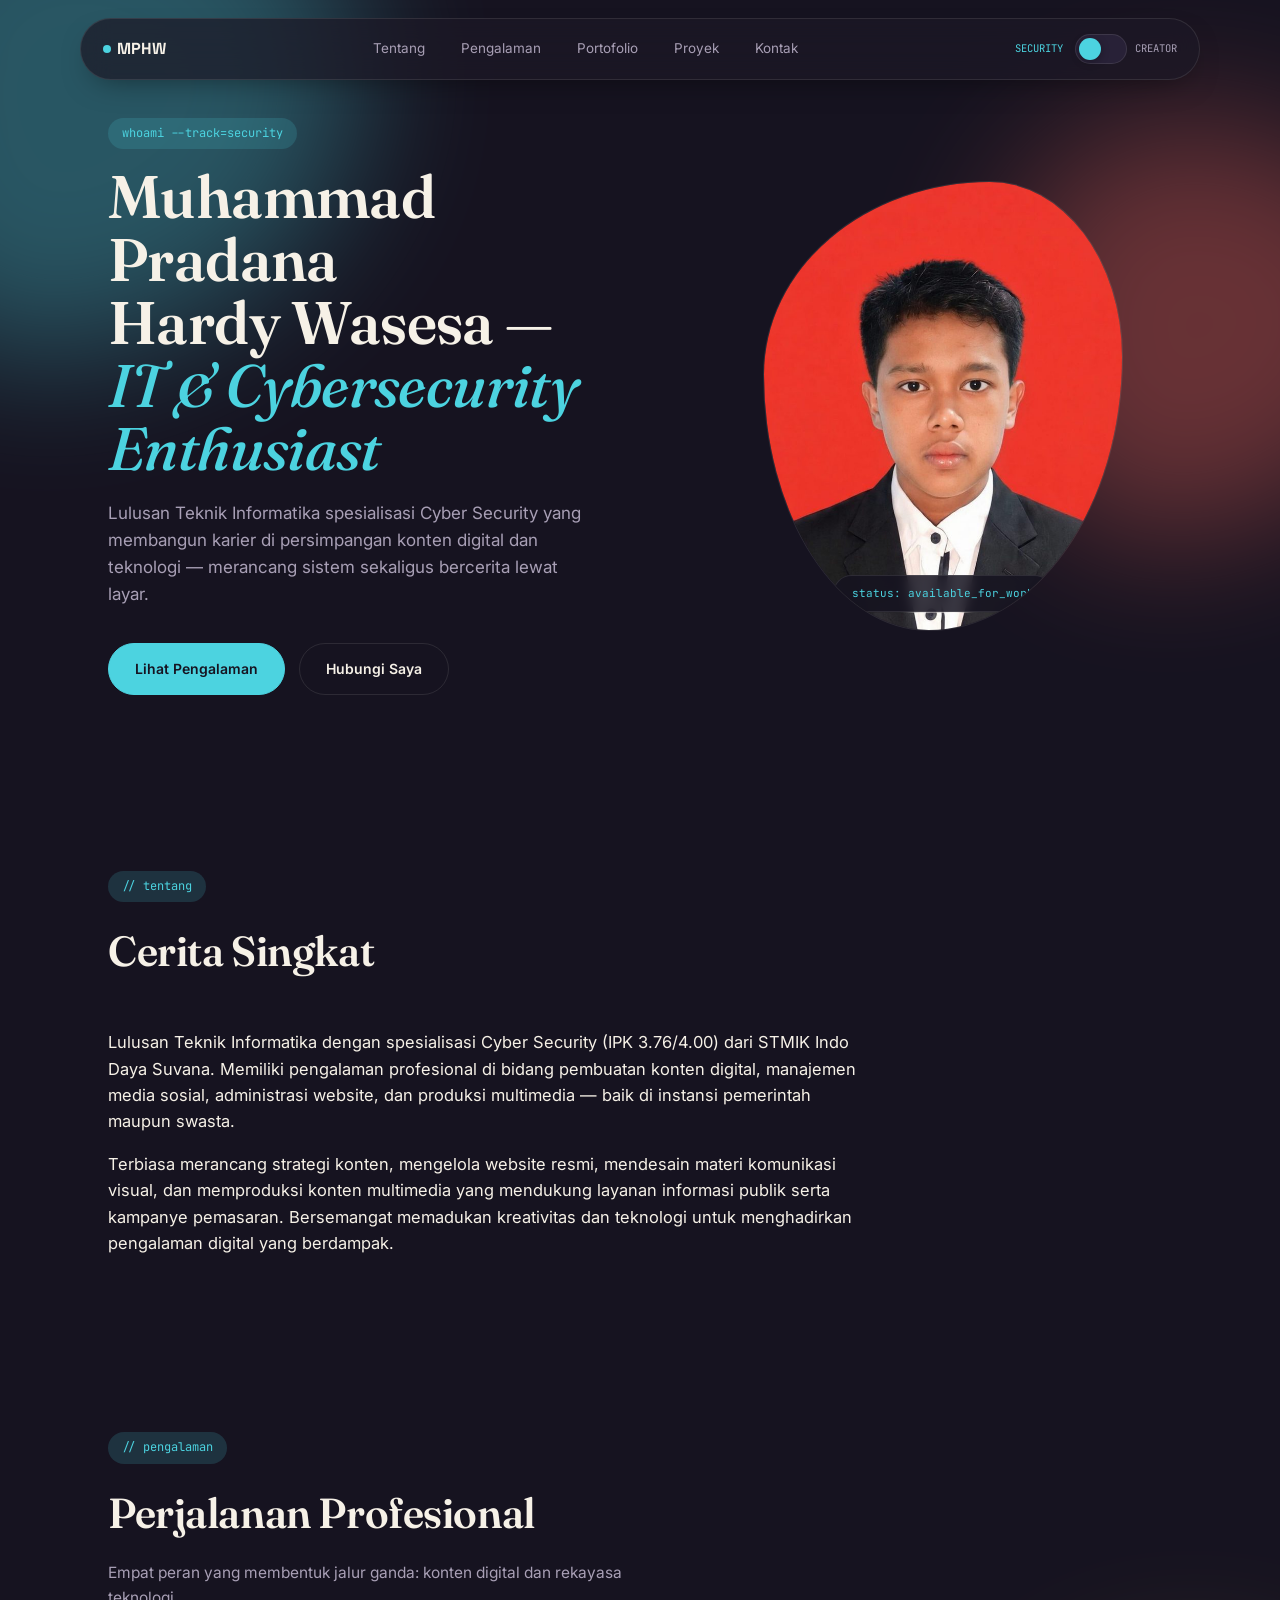
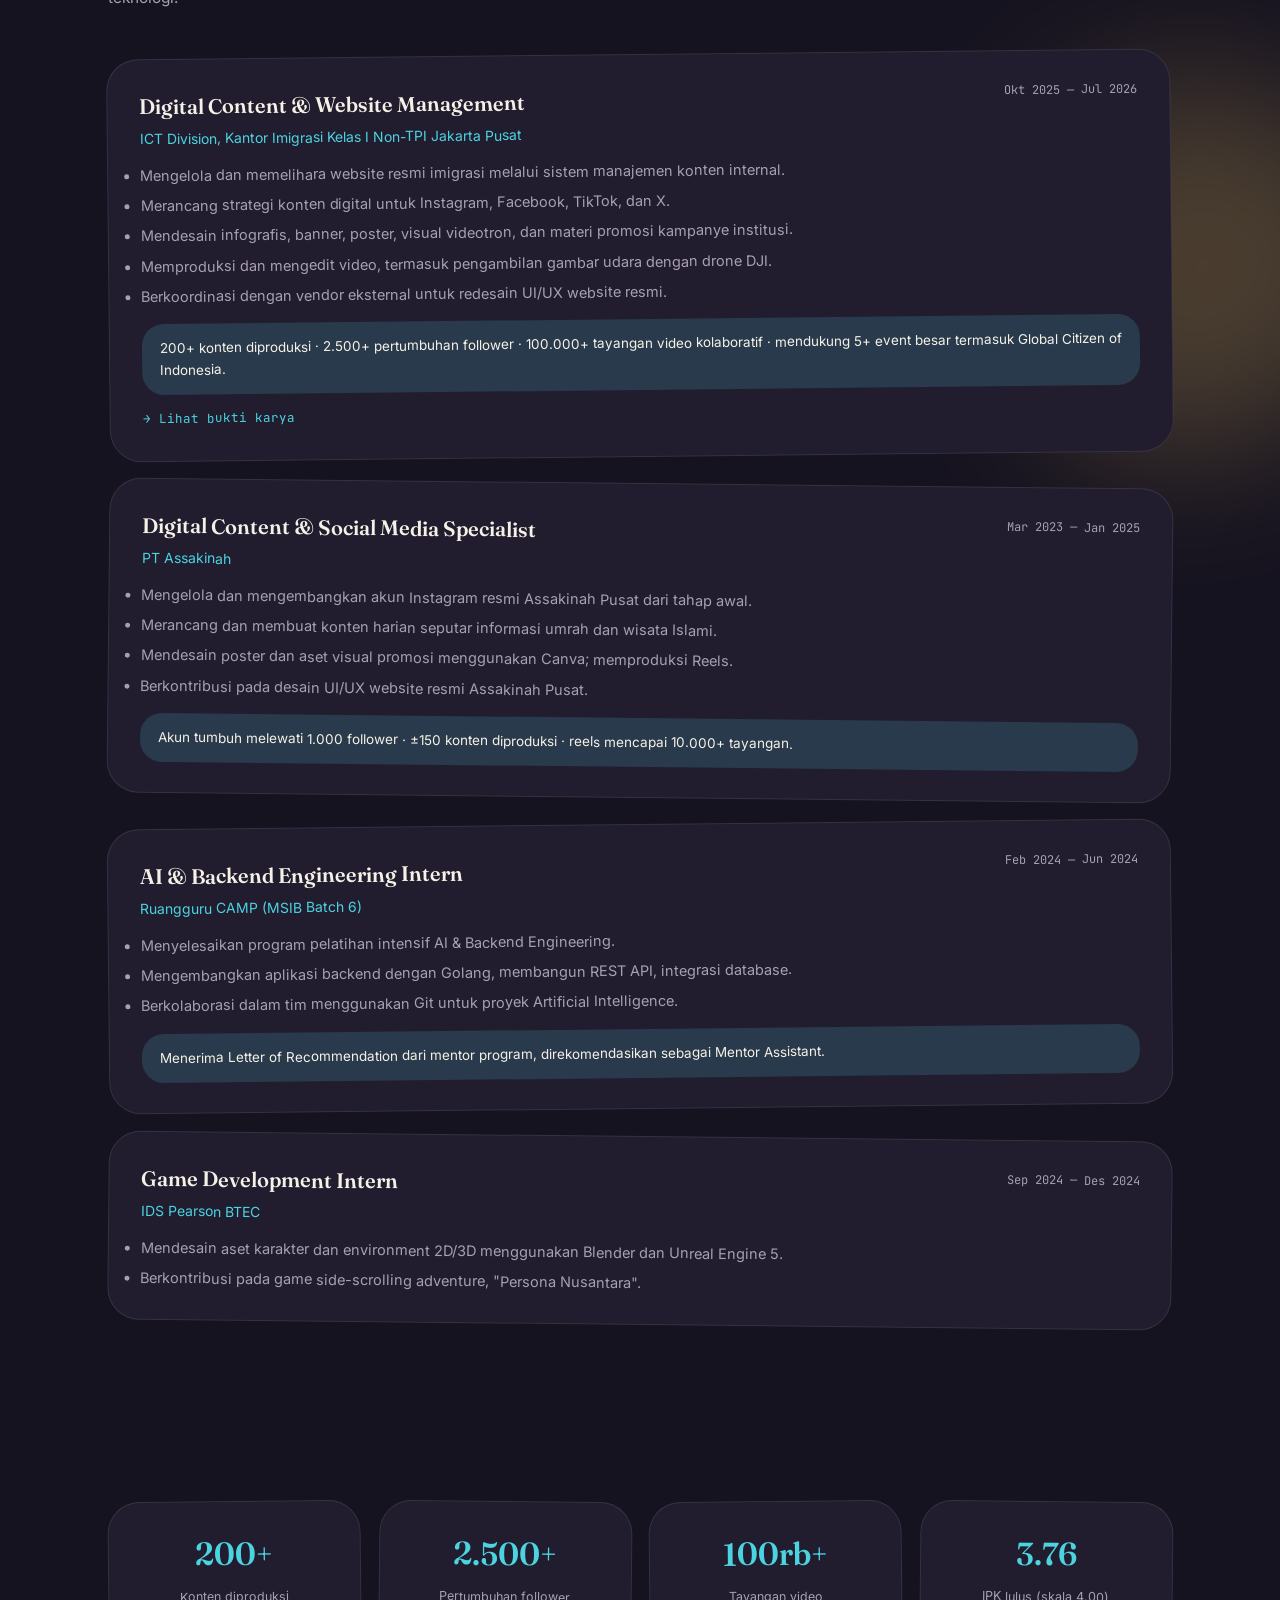
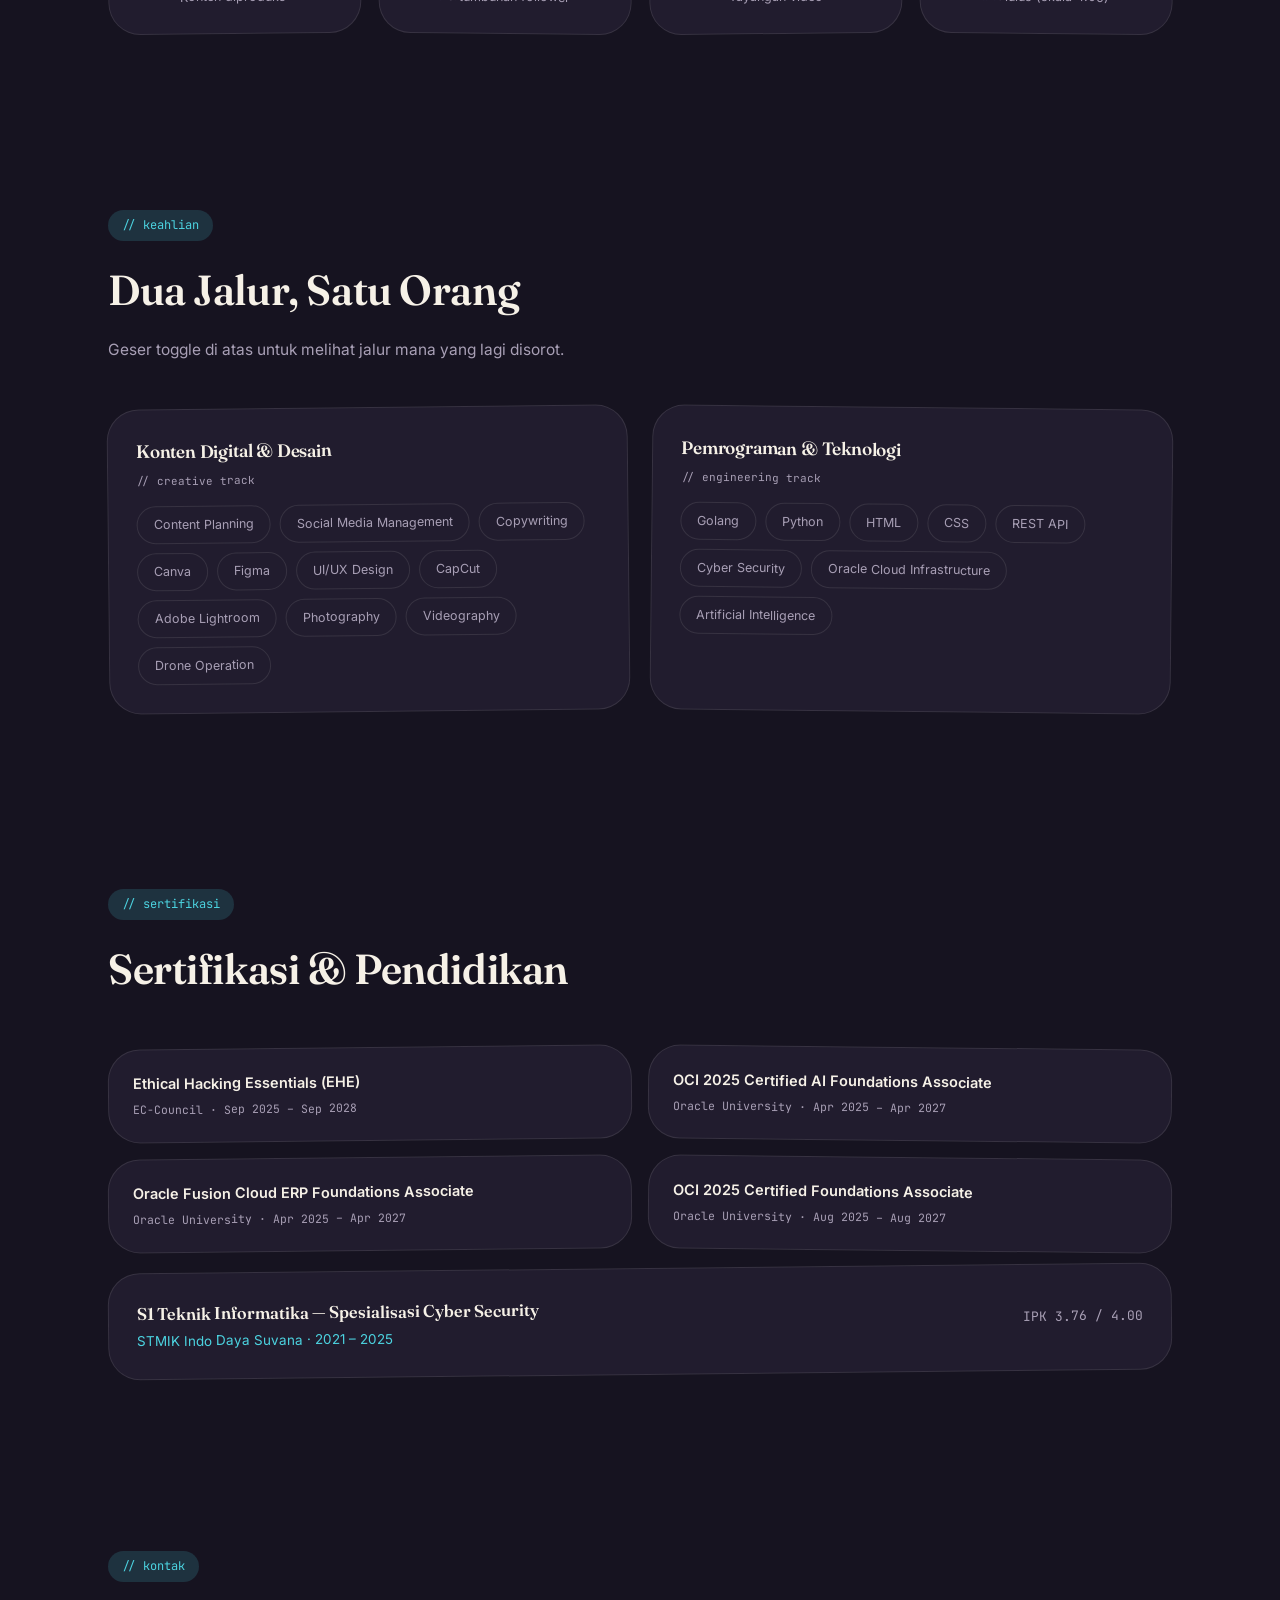
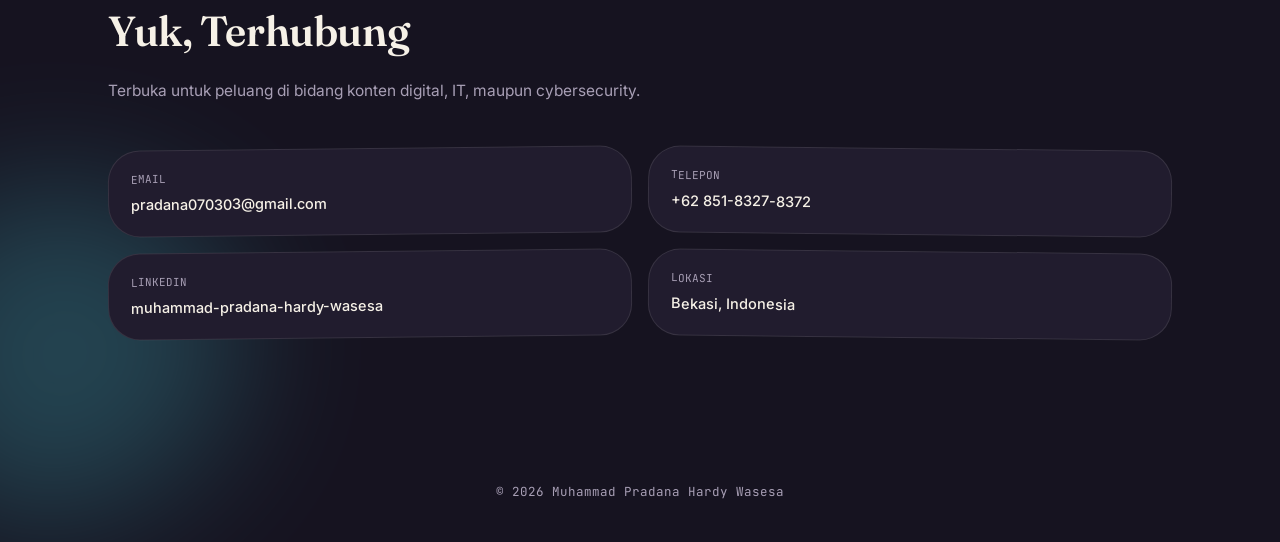
<file: portofolio-pradana/index.html>
<!DOCTYPE html>
<html lang="id">
<head>
<meta charset="UTF-8">
<meta name="viewport" content="width=device-width, initial-scale=1.0">
<title>Muhammad Pradana Hardy Wasesa — Portofolio</title>
<link rel="stylesheet" href="style.css">
</head>
<body>

<div class="blob cyber" data-parallax="14" style="width:520px;height:520px;top:-160px;left:-160px;"></div>
<div class="blob creator" data-parallax="-10" style="width:420px;height:420px;top:120px;right:-140px;"></div>

<header>
  <nav class="floating">
    <div class="logo"><span class="dot"></span> MPHW</div>
    <div class="nav-links">
      <a href="#tentang">Tentang</a>
      <a href="#pengalaman">Pengalaman</a>
      <a href="portofolio.html">Portofolio</a>
      <a href="proyek.html">Proyek</a>
      <a href="#kontak">Kontak</a>
    </div>
    <div class="mode-toggle">
      <span class="mode-label" id="labelSecurity">SECURITY</span>
      <div class="switch" id="modeSwitch" role="button" aria-label="Ganti mode tampilan" tabindex="0">
        <div class="knob"></div>
      </div>
      <span class="mode-label" id="labelCreator">CREATOR</span>
    </div>
  </nav>
</header>

<main>
  <section style="padding-top:56px;">
    <div class="wrap" style="display:grid;grid-template-columns:1.1fr 0.9fr;gap:48px;align-items:center;">
      <div class="reveal in">
        <div class="eyebrow"><span data-mode-text-security="whoami --track=security" data-mode-text-creator="whoami --track=creator">whoami --track=security</span></div>
        <h1 class="display" style="font-size:clamp(36px,5.4vw,60px);font-weight:600;line-height:1.05;margin-bottom:20px;">
          Muhammad Pradana<br>Hardy Wasesa —<br>
          <em data-mode-text-security="IT & Cybersecurity Enthusiast" data-mode-text-creator="Digital Content Specialist">IT & Cybersecurity Enthusiast</em>
        </h1>
        <p style="color:var(--muted);font-size:17px;max-width:480px;margin-bottom:34px;">
          Lulusan Teknik Informatika spesialisasi Cyber Security yang membangun karier di persimpangan konten digital dan teknologi — merancang sistem sekaligus bercerita lewat layar.
        </p>
        <div style="display:flex;gap:14px;flex-wrap:wrap;">
          <a href="#pengalaman" class="btn btn-primary">Lihat Pengalaman</a>
          <a href="#kontak" class="btn btn-ghost">Hubungi Saya</a>
        </div>
      </div>
      <div class="reveal in" style="display:flex;justify-content:center;">
        <div class="photo-organic" style="width:min(360px,80vw);aspect-ratio:4/5;">
          <img src="[data-uri]" alt="Foto Muhammad Pradana Hardy Wasesa">
          <div class="photo-tag-pill" data-mode-text-security="status: available_for_work" data-mode-text-creator="status: creating_content">status: available_for_work</div>
        </div>
      </div>
    </div>
  </section>

  <section id="tentang">
    <div class="wrap reveal">
      <div class="section-head">
        <div class="eyebrow">// tentang</div>
        <h2 class="section-title display">Cerita Singkat</h2>
      </div>
      <div style="font-size:16.5px;max-width:760px;">
        <p>Lulusan Teknik Informatika dengan spesialisasi Cyber Security (IPK 3.76/4.00) dari STMIK Indo Daya Suvana. Memiliki pengalaman profesional di bidang pembuatan konten digital, manajemen media sosial, administrasi website, dan produksi multimedia — baik di instansi pemerintah maupun swasta.</p>
        <p style="margin-top:16px;">Terbiasa merancang strategi konten, mengelola website resmi, mendesain materi komunikasi visual, dan memproduksi konten multimedia yang mendukung layanan informasi publik serta kampanye pemasaran. Bersemangat memadukan kreativitas dan teknologi untuk menghadirkan pengalaman digital yang berdampak.</p>
      </div>
    </div>
  </section>

  <section id="pengalaman">
    <div class="blob warm" style="width:380px;height:380px;top:20%;right:-120px;"></div>
    <div class="wrap">
      <div class="section-head reveal">
        <div class="eyebrow">// pengalaman</div>
        <h2 class="section-title display">Perjalanan Profesional</h2>
        <p class="section-sub">Empat peran yang membentuk jalur ganda: konten digital dan rekayasa teknologi.</p>
      </div>

      <div style="display:flex;flex-direction:column;gap:26px;">

        <div class="card reveal" style="padding:30px 32px;">
          <div style="display:flex;justify-content:space-between;flex-wrap:wrap;gap:10px;margin-bottom:14px;">
            <div>
              <div class="display" style="font-size:21px;font-weight:600;">Digital Content & Website Management</div>
              <div style="color:var(--accent);font-size:14px;margin-top:4px;transition:color .4s var(--ease-soft);">ICT Division, Kantor Imigrasi Kelas I Non-TPI Jakarta Pusat</div>
            </div>
            <div class="mono" style="font-size:12px;color:var(--muted);white-space:nowrap;">Okt 2025 — Jul 2026</div>
          </div>
          <ul style="margin-top:10px;color:var(--muted);font-size:14.5px;max-width:660px;display:flex;flex-direction:column;gap:7px;">
            <li>Mengelola dan memelihara website resmi imigrasi melalui sistem manajemen konten internal.</li>
            <li>Merancang strategi konten digital untuk Instagram, Facebook, TikTok, dan X.</li>
            <li>Mendesain infografis, banner, poster, visual videotron, dan materi promosi kampanye institusi.</li>
            <li>Memproduksi dan mengedit video, termasuk pengambilan gambar udara dengan drone DJI.</li>
            <li>Berkoordinasi dengan vendor eksternal untuk redesain UI/UX website resmi.</li>
          </ul>
          <div style="margin-top:16px;padding:14px 18px;background:var(--accent-soft);border-radius:var(--radius-md);font-size:13.5px;">200+ konten diproduksi · 2.500+ pertumbuhan follower · 100.000+ tayangan video kolaboratif · mendukung 5+ event besar termasuk Global Citizen of Indonesia.</div>
          <a href="imigrasi.html" style="display:inline-block;margin-top:14px;font-family:'JetBrains Mono',monospace;font-size:12.5px;color:var(--accent);transition:color .4s var(--ease-soft);">→ Lihat bukti karya</a>
        </div>

        <div class="card reveal" style="padding:30px 32px;">
          <div style="display:flex;justify-content:space-between;flex-wrap:wrap;gap:10px;margin-bottom:14px;">
            <div>
              <div class="display" style="font-size:21px;font-weight:600;">Digital Content & Social Media Specialist</div>
              <div style="color:var(--accent);font-size:14px;margin-top:4px;transition:color .4s var(--ease-soft);">PT Assakinah</div>
            </div>
            <div class="mono" style="font-size:12px;color:var(--muted);white-space:nowrap;">Mar 2023 — Jan 2025</div>
          </div>
          <ul style="margin-top:10px;color:var(--muted);font-size:14.5px;max-width:660px;display:flex;flex-direction:column;gap:7px;">
            <li>Mengelola dan mengembangkan akun Instagram resmi Assakinah Pusat dari tahap awal.</li>
            <li>Merancang dan membuat konten harian seputar informasi umrah dan wisata Islami.</li>
            <li>Mendesain poster dan aset visual promosi menggunakan Canva; memproduksi Reels.</li>
            <li>Berkontribusi pada desain UI/UX website resmi Assakinah Pusat.</li>
          </ul>
          <div style="margin-top:16px;padding:14px 18px;background:var(--accent-soft);border-radius:var(--radius-md);font-size:13.5px;">Akun tumbuh melewati 1.000 follower · ±150 konten diproduksi · reels mencapai 10.000+ tayangan.</div>
        </div>

        <div class="card reveal" style="padding:30px 32px;">
          <div style="display:flex;justify-content:space-between;flex-wrap:wrap;gap:10px;margin-bottom:14px;">
            <div>
              <div class="display" style="font-size:21px;font-weight:600;">AI & Backend Engineering Intern</div>
              <div style="color:var(--accent);font-size:14px;margin-top:4px;transition:color .4s var(--ease-soft);">Ruangguru CAMP (MSIB Batch 6)</div>
            </div>
            <div class="mono" style="font-size:12px;color:var(--muted);white-space:nowrap;">Feb 2024 — Jun 2024</div>
          </div>
          <ul style="margin-top:10px;color:var(--muted);font-size:14.5px;max-width:660px;display:flex;flex-direction:column;gap:7px;">
            <li>Menyelesaikan program pelatihan intensif AI & Backend Engineering.</li>
            <li>Mengembangkan aplikasi backend dengan Golang, membangun REST API, integrasi database.</li>
            <li>Berkolaborasi dalam tim menggunakan Git untuk proyek Artificial Intelligence.</li>
          </ul>
          <div style="margin-top:16px;padding:14px 18px;background:var(--accent-soft);border-radius:var(--radius-md);font-size:13.5px;">Menerima Letter of Recommendation dari mentor program, direkomendasikan sebagai Mentor Assistant.</div>
        </div>

        <div class="card reveal" style="padding:30px 32px;">
          <div style="display:flex;justify-content:space-between;flex-wrap:wrap;gap:10px;margin-bottom:14px;">
            <div>
              <div class="display" style="font-size:21px;font-weight:600;">Game Development Intern</div>
              <div style="color:var(--accent);font-size:14px;margin-top:4px;transition:color .4s var(--ease-soft);">IDS Pearson BTEC</div>
            </div>
            <div class="mono" style="font-size:12px;color:var(--muted);white-space:nowrap;">Sep 2024 — Des 2024</div>
          </div>
          <ul style="margin-top:10px;color:var(--muted);font-size:14.5px;max-width:660px;display:flex;flex-direction:column;gap:7px;">
            <li>Mendesain aset karakter dan environment 2D/3D menggunakan Blender dan Unreal Engine 5.</li>
            <li>Berkontribusi pada game side-scrolling adventure, "Persona Nusantara".</li>
          </ul>
        </div>

      </div>
    </div>
  </section>

  <section>
    <div class="wrap reveal" style="display:grid;grid-template-columns:repeat(4,1fr);gap:18px;">
      <div class="card" style="padding:26px 18px;text-align:center;">
        <div class="display" style="font-size:clamp(26px,3vw,32px);font-weight:600;color:var(--accent);transition:color .4s var(--ease-soft);">200+</div>
        <div style="font-size:12.5px;color:var(--muted);margin-top:8px;">Konten diproduksi</div>
      </div>
      <div class="card" style="padding:26px 18px;text-align:center;">
        <div class="display" style="font-size:clamp(26px,3vw,32px);font-weight:600;color:var(--accent);transition:color .4s var(--ease-soft);">2.500+</div>
        <div style="font-size:12.5px;color:var(--muted);margin-top:8px;">Pertumbuhan follower</div>
      </div>
      <div class="card" style="padding:26px 18px;text-align:center;">
        <div class="display" style="font-size:clamp(26px,3vw,32px);font-weight:600;color:var(--accent);transition:color .4s var(--ease-soft);">100rb+</div>
        <div style="font-size:12.5px;color:var(--muted);margin-top:8px;">Tayangan video</div>
      </div>
      <div class="card" style="padding:26px 18px;text-align:center;">
        <div class="display" style="font-size:clamp(26px,3vw,32px);font-weight:600;color:var(--accent);transition:color .4s var(--ease-soft);">3.76</div>
        <div style="font-size:12.5px;color:var(--muted);margin-top:8px;">IPK lulus (skala 4.00)</div>
      </div>
    </div>
  </section>

  <section id="keahlian">
    <div class="wrap">
      <div class="section-head reveal">
        <div class="eyebrow">// keahlian</div>
        <h2 class="section-title display">Dua Jalur, Satu Orang</h2>
        <p class="section-sub">Geser toggle di atas untuk melihat jalur mana yang lagi disorot.</p>
      </div>
      <div style="display:grid;grid-template-columns:1fr 1fr;gap:22px;" id="skillGrid">
        <div class="card reveal" style="padding:28px;">
          <h3 class="display" style="font-size:18px;font-weight:600;margin-bottom:6px;">Konten Digital & Desain</h3>
          <span class="mono" style="font-size:11px;color:var(--muted);display:block;margin-bottom:16px;">// creative track</span>
          <div style="display:flex;flex-wrap:wrap;gap:9px;">
            <span class="tag-chip">Content Planning</span>
            <span class="tag-chip">Social Media Management</span>
            <span class="tag-chip">Copywriting</span>
            <span class="tag-chip">Canva</span>
            <span class="tag-chip">Figma</span>
            <span class="tag-chip">UI/UX Design</span>
            <span class="tag-chip">CapCut</span>
            <span class="tag-chip">Adobe Lightroom</span>
            <span class="tag-chip">Photography</span>
            <span class="tag-chip">Videography</span>
            <span class="tag-chip">Drone Operation</span>
          </div>
        </div>
        <div class="card reveal" style="padding:28px;">
          <h3 class="display" style="font-size:18px;font-weight:600;margin-bottom:6px;">Pemrograman & Teknologi</h3>
          <span class="mono" style="font-size:11px;color:var(--muted);display:block;margin-bottom:16px;">// engineering track</span>
          <div style="display:flex;flex-wrap:wrap;gap:9px;">
            <span class="tag-chip">Golang</span>
            <span class="tag-chip">Python</span>
            <span class="tag-chip">HTML</span>
            <span class="tag-chip">CSS</span>
            <span class="tag-chip">REST API</span>
            <span class="tag-chip">Cyber Security</span>
            <span class="tag-chip">Oracle Cloud Infrastructure</span>
            <span class="tag-chip">Artificial Intelligence</span>
          </div>
        </div>
      </div>
    </div>
  </section>

  <section id="sertifikasi">
    <div class="wrap">
      <div class="section-head reveal">
        <div class="eyebrow">// sertifikasi</div>
        <h2 class="section-title display">Sertifikasi & Pendidikan</h2>
      </div>
      <div style="display:grid;grid-template-columns:repeat(2,1fr);gap:16px;">
        <div class="card reveal" style="padding:22px 24px;">
          <div style="font-size:14.5px;font-weight:600;">Ethical Hacking Essentials (EHE)</div>
          <div class="mono" style="font-size:11.5px;color:var(--muted);margin-top:6px;">EC-Council · Sep 2025 – Sep 2028</div>
        </div>
        <div class="card reveal" style="padding:22px 24px;">
          <div style="font-size:14.5px;font-weight:600;">OCI 2025 Certified AI Foundations Associate</div>
          <div class="mono" style="font-size:11.5px;color:var(--muted);margin-top:6px;">Oracle University · Apr 2025 – Apr 2027</div>
        </div>
        <div class="card reveal" style="padding:22px 24px;">
          <div style="font-size:14.5px;font-weight:600;">Oracle Fusion Cloud ERP Foundations Associate</div>
          <div class="mono" style="font-size:11.5px;color:var(--muted);margin-top:6px;">Oracle University · Apr 2025 – Apr 2027</div>
        </div>
        <div class="card reveal" style="padding:22px 24px;">
          <div style="font-size:14.5px;font-weight:600;">OCI 2025 Certified Foundations Associate</div>
          <div class="mono" style="font-size:11.5px;color:var(--muted);margin-top:6px;">Oracle University · Aug 2025 – Aug 2027</div>
        </div>
      </div>

      <div class="card reveal" style="margin-top:18px;padding:26px 28px;display:flex;justify-content:space-between;flex-wrap:wrap;gap:12px;">
        <div>
          <div class="display" style="font-size:17px;font-weight:600;">S1 Teknik Informatika — Spesialisasi Cyber Security</div>
          <div style="color:var(--accent);font-size:13.5px;margin-top:4px;transition:color .4s var(--ease-soft);">STMIK Indo Daya Suvana · 2021 – 2025</div>
        </div>
        <div class="mono" style="font-size:13px;color:var(--muted);align-self:center;">IPK 3.76 / 4.00</div>
      </div>
    </div>
  </section>

  <section id="kontak">
    <div class="blob cyber" style="width:340px;height:340px;bottom:-100px;left:-100px;opacity:0.25;"></div>
    <div class="wrap">
      <div class="section-head reveal">
        <div class="eyebrow">// kontak</div>
        <h2 class="section-title display">Yuk, Terhubung</h2>
        <p class="section-sub">Terbuka untuk peluang di bidang konten digital, IT, maupun cybersecurity.</p>
      </div>
      <div style="display:grid;grid-template-columns:1fr 1fr;gap:16px;">
        <a class="card reveal" href="mailto:pradana070303@gmail.com" style="padding:20px 22px;display:flex;flex-direction:column;gap:4px;">
          <span class="mono" style="font-size:11px;color:var(--muted);">EMAIL</span>
          <span style="font-size:14.5px;font-weight:500;">pradana070303@gmail.com</span>
        </a>
        <a class="card reveal" href="tel:+6285183278372" style="padding:20px 22px;display:flex;flex-direction:column;gap:4px;">
          <span class="mono" style="font-size:11px;color:var(--muted);">TELEPON</span>
          <span style="font-size:14.5px;font-weight:500;">+62 851-8327-8372</span>
        </a>
        <a class="card reveal" href="https://linkedin.com/in/muhammad-pradana-hardywasesa" target="_blank" rel="noopener" style="padding:20px 22px;display:flex;flex-direction:column;gap:4px;">
          <span class="mono" style="font-size:11px;color:var(--muted);">LINKEDIN</span>
          <span style="font-size:14.5px;font-weight:500;">muhammad-pradana-hardy-wasesa</span>
        </a>
        <div class="card reveal" style="padding:20px 22px;display:flex;flex-direction:column;gap:4px;">
          <span class="mono" style="font-size:11px;color:var(--muted);">LOKASI</span>
          <span style="font-size:14.5px;font-weight:500;">Bekasi, Indonesia</span>
        </div>
      </div>
    </div>
  </section>
</main>

<footer>
  <div class="foot-line">© 2026 Muhammad Pradana Hardy Wasesa </div>
</footer>

<script src="script.js"></script>
</body>
</html>
</file>
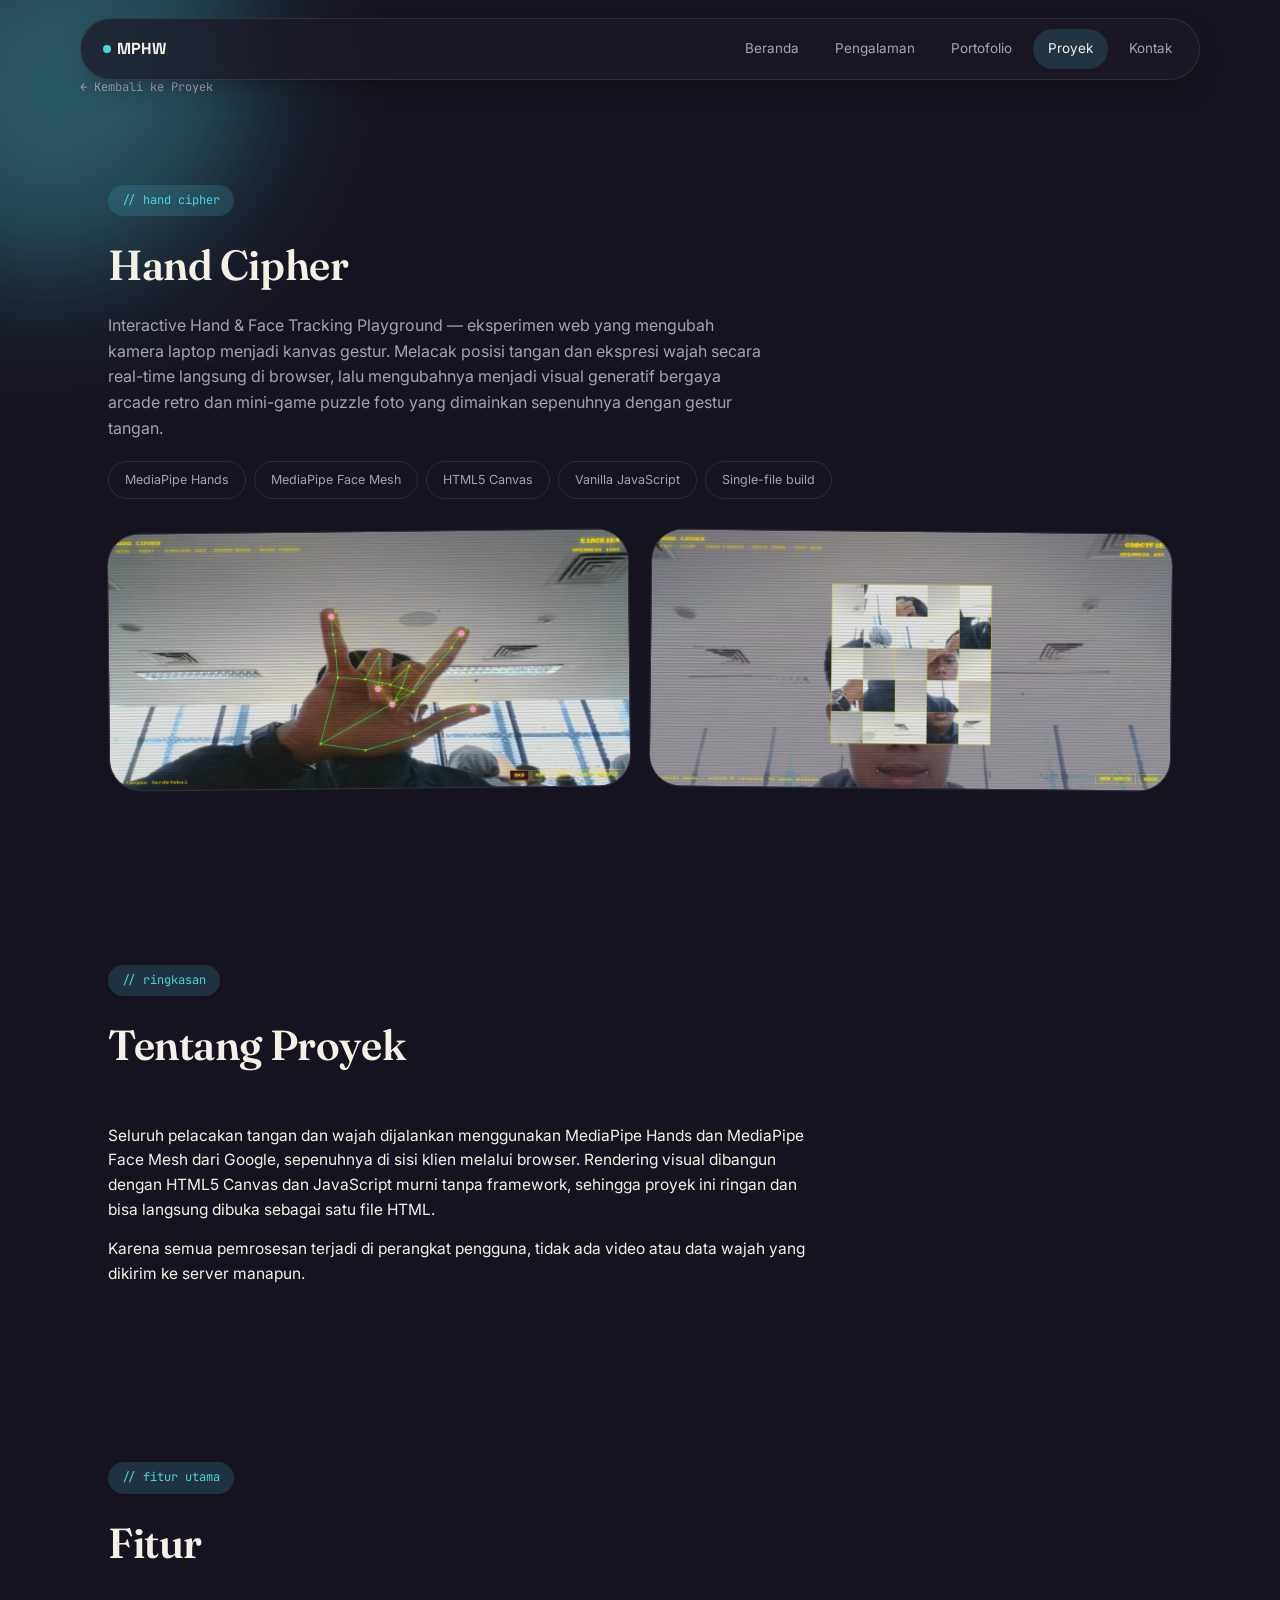
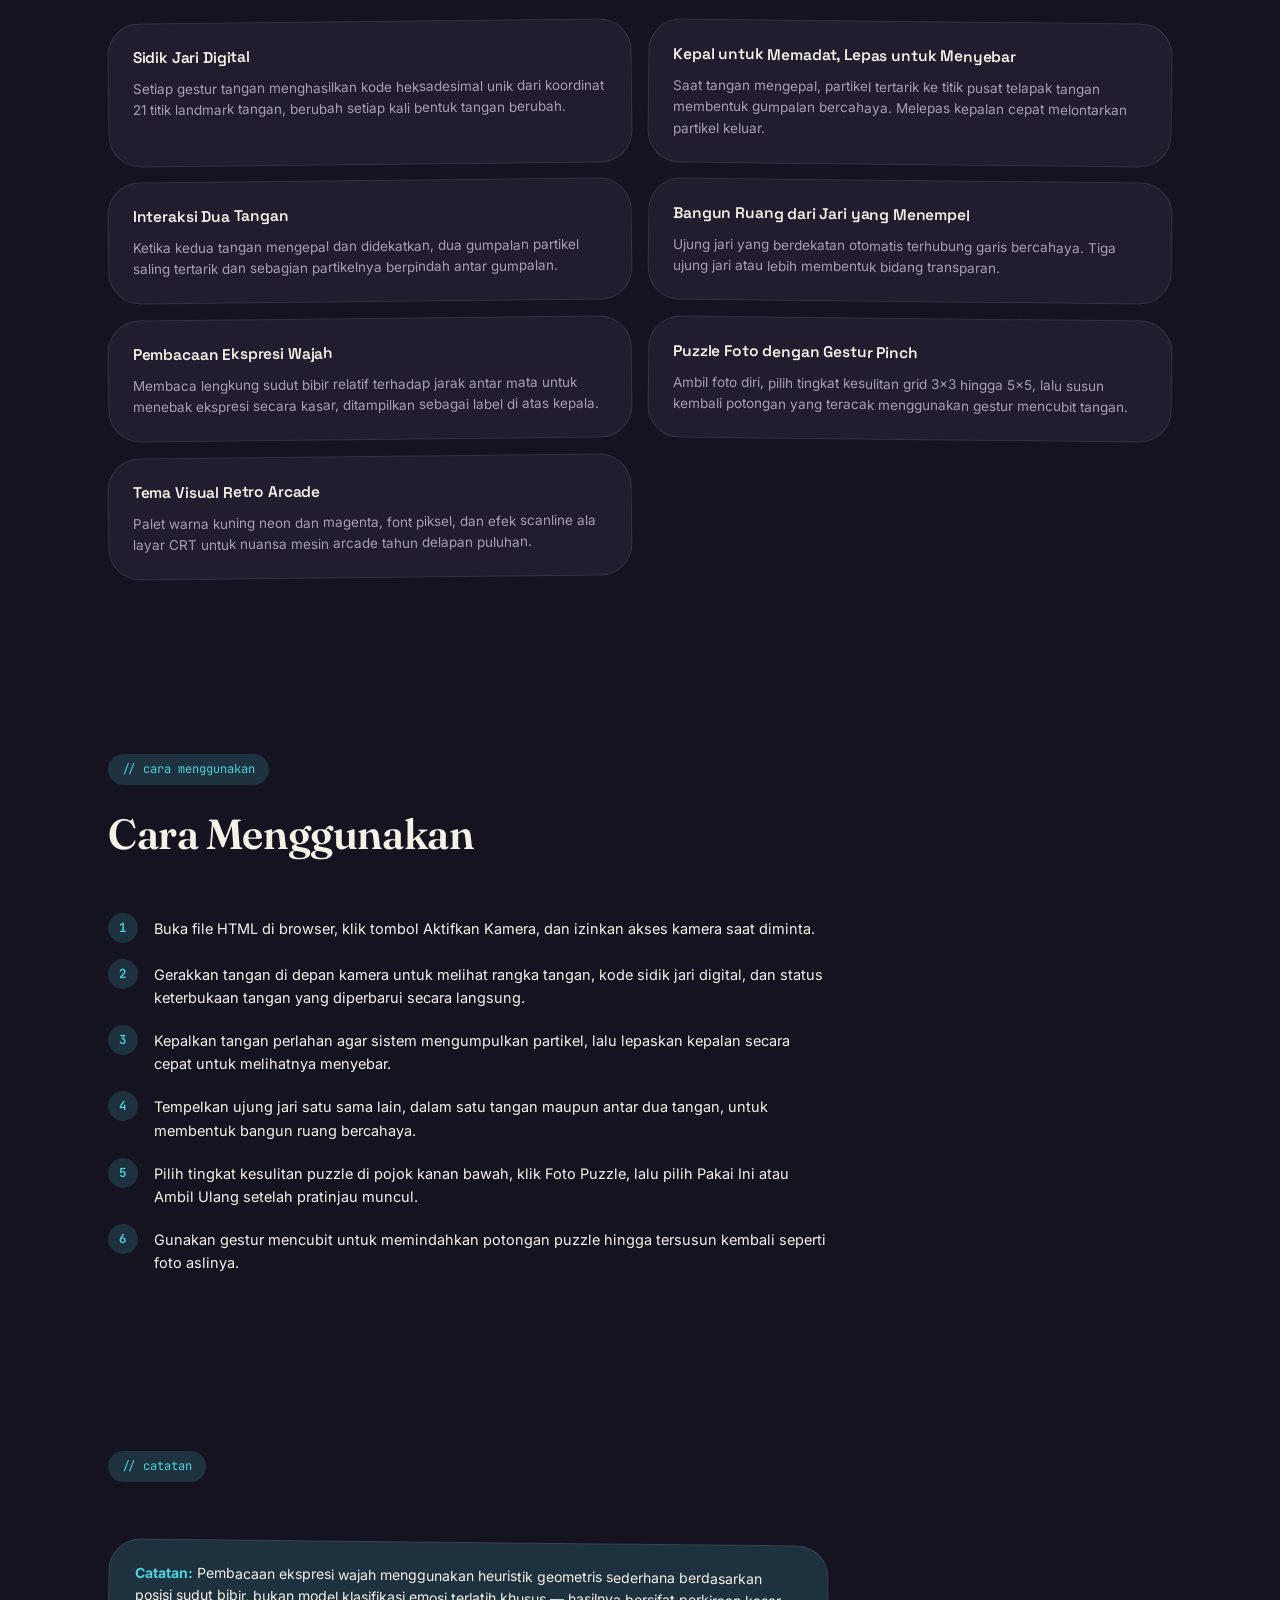
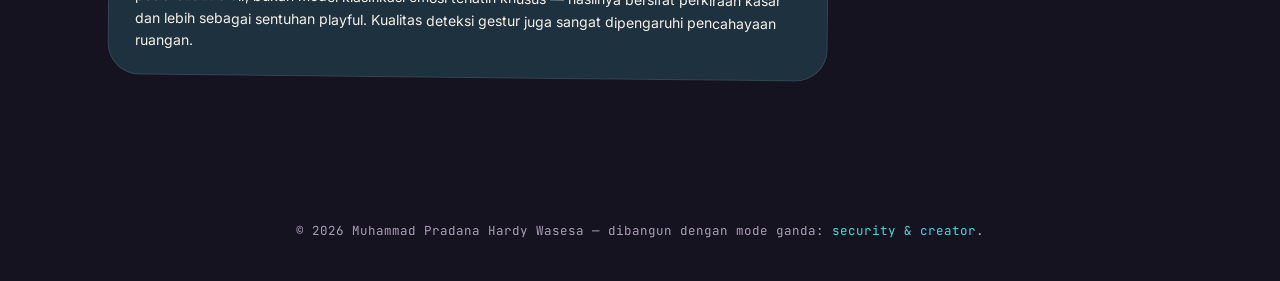
<file: portofolio-pradana/hand-cipher.html>
<!DOCTYPE html>
<html lang="id">
<head>
<meta charset="UTF-8">
<meta name="viewport" content="width=device-width, initial-scale=1.0">
<title>Hand Cipher — Proyek Muhammad Pradana Hardy Wasesa</title>
<link rel="stylesheet" href="style.css">
</head>
<body>

<div class="blob cyber" data-parallax="10" style="width:380px;height:380px;top:-100px;left:-120px;"></div>

<header>
  <nav class="floating">
    <div class="logo"><span class="dot"></span> MPHW</div>
    <div class="nav-links">
      <a href="index.html">Beranda</a>
      <a href="index.html#pengalaman">Pengalaman</a>
      <a href="portofolio.html">Portofolio</a>
      <a href="proyek.html" class="current">Proyek</a>
      <a href="index.html#kontak">Kontak</a>
    </div>
  </nav>
</header>

<main>
  <div class="wrap breadcrumb"><a href="proyek.html">← Kembali ke Proyek</a></div>

  <section style="padding-bottom:16px;">
    <div class="wrap reveal in">
      <div class="eyebrow">// hand cipher</div>
      <h1 class="display" style="font-size:clamp(28px,4.2vw,42px);font-weight:600;margin-bottom:14px;">Hand Cipher</h1>
      <p style="color:var(--muted);font-size:16px;max-width:660px;">Interactive Hand & Face Tracking Playground — eksperimen web yang mengubah kamera laptop menjadi kanvas gestur. Melacak posisi tangan dan ekspresi wajah secara real-time langsung di browser, lalu mengubahnya menjadi visual generatif bergaya arcade retro dan mini-game puzzle foto yang dimainkan sepenuhnya dengan gestur tangan.</p>
      <div class="tag-row">
        <span class="tag-chip">MediaPipe Hands</span>
        <span class="tag-chip">MediaPipe Face Mesh</span>
        <span class="tag-chip">HTML5 Canvas</span>
        <span class="tag-chip">Vanilla JavaScript</span>
        <span class="tag-chip">Single-file build</span>
      </div>
    </div>
  </section>

  <section style="padding-top:8px;">
    <div class="wrap gallery reveal">
      <figure class="card"><img src="[data-uri]" alt="Tampilan pelacakan tangan Hand Cipher"></figure>
      <figure class="card"><img src="[data-uri]" alt="Tampilan pelacakan wajah Hand Cipher"></figure>
    </div>
  </section>

  <section>
    <div class="wrap">
      <div class="section-head reveal">
        <div class="eyebrow">// ringkasan</div>
        <h2 class="section-title display">Tentang Proyek</h2>
      </div>
      <div class="reveal" style="font-size:15.5px;max-width:720px;">
        <p>Seluruh pelacakan tangan dan wajah dijalankan menggunakan MediaPipe Hands dan MediaPipe Face Mesh dari Google, sepenuhnya di sisi klien melalui browser. Rendering visual dibangun dengan HTML5 Canvas dan JavaScript murni tanpa framework, sehingga proyek ini ringan dan bisa langsung dibuka sebagai satu file HTML.</p>
        <p style="margin-top:14px;">Karena semua pemrosesan terjadi di perangkat pengguna, tidak ada video atau data wajah yang dikirim ke server manapun.</p>
      </div>
    </div>
  </section>

  <section>
    <div class="wrap">
      <div class="section-head reveal">
        <div class="eyebrow">// fitur utama</div>
        <h2 class="section-title display">Fitur</h2>
      </div>
      <div class="feature-grid reveal">
        <div class="card feature-card">
          <h3>Sidik Jari Digital</h3>
          <p>Setiap gestur tangan menghasilkan kode heksadesimal unik dari koordinat 21 titik landmark tangan, berubah setiap kali bentuk tangan berubah.</p>
        </div>
        <div class="card feature-card">
          <h3>Kepal untuk Memadat, Lepas untuk Menyebar</h3>
          <p>Saat tangan mengepal, partikel tertarik ke titik pusat telapak tangan membentuk gumpalan bercahaya. Melepas kepalan cepat melontarkan partikel keluar.</p>
        </div>
        <div class="card feature-card">
          <h3>Interaksi Dua Tangan</h3>
          <p>Ketika kedua tangan mengepal dan didekatkan, dua gumpalan partikel saling tertarik dan sebagian partikelnya berpindah antar gumpalan.</p>
        </div>
        <div class="card feature-card">
          <h3>Bangun Ruang dari Jari yang Menempel</h3>
          <p>Ujung jari yang berdekatan otomatis terhubung garis bercahaya. Tiga ujung jari atau lebih membentuk bidang transparan.</p>
        </div>
        <div class="card feature-card">
          <h3>Pembacaan Ekspresi Wajah</h3>
          <p>Membaca lengkung sudut bibir relatif terhadap jarak antar mata untuk menebak ekspresi secara kasar, ditampilkan sebagai label di atas kepala.</p>
        </div>
        <div class="card feature-card">
          <h3>Puzzle Foto dengan Gestur Pinch</h3>
          <p>Ambil foto diri, pilih tingkat kesulitan grid 3x3 hingga 5x5, lalu susun kembali potongan yang teracak menggunakan gestur mencubit tangan.</p>
        </div>
        <div class="card feature-card">
          <h3>Tema Visual Retro Arcade</h3>
          <p>Palet warna kuning neon dan magenta, font piksel, dan efek scanline ala layar CRT untuk nuansa mesin arcade tahun delapan puluhan.</p>
        </div>
      </div>
    </div>
  </section>

  <section>
    <div class="wrap">
      <div class="section-head reveal">
        <div class="eyebrow">// cara menggunakan</div>
        <h2 class="section-title display">Cara Menggunakan</h2>
      </div>
      <div class="steps reveal">
        <div class="step"><div class="step-num">1</div><p>Buka file HTML di browser, klik tombol Aktifkan Kamera, dan izinkan akses kamera saat diminta.</p></div>
        <div class="step"><div class="step-num">2</div><p>Gerakkan tangan di depan kamera untuk melihat rangka tangan, kode sidik jari digital, dan status keterbukaan tangan yang diperbarui secara langsung.</p></div>
        <div class="step"><div class="step-num">3</div><p>Kepalkan tangan perlahan agar sistem mengumpulkan partikel, lalu lepaskan kepalan secara cepat untuk melihatnya menyebar.</p></div>
        <div class="step"><div class="step-num">4</div><p>Tempelkan ujung jari satu sama lain, dalam satu tangan maupun antar dua tangan, untuk membentuk bangun ruang bercahaya.</p></div>
        <div class="step"><div class="step-num">5</div><p>Pilih tingkat kesulitan puzzle di pojok kanan bawah, klik Foto Puzzle, lalu pilih Pakai Ini atau Ambil Ulang setelah pratinjau muncul.</p></div>
        <div class="step"><div class="step-num">6</div><p>Gunakan gestur mencubit untuk memindahkan potongan puzzle hingga tersusun kembali seperti foto aslinya.</p></div>
      </div>
    </div>
  </section>

  <section>
    <div class="wrap reveal">
      <div class="section-head">
        <div class="eyebrow">// catatan</div>
      </div>
      <div class="card note-box">
        <strong>Catatan:</strong> Pembacaan ekspresi wajah menggunakan heuristik geometris sederhana berdasarkan posisi sudut bibir, bukan model klasifikasi emosi terlatih khusus — hasilnya bersifat perkiraan kasar dan lebih sebagai sentuhan playful. Kualitas deteksi gestur juga sangat dipengaruhi pencahayaan ruangan.
      </div>
    </div>
  </section>
</main>

<footer>
  <div class="foot-line">© 2026 Muhammad Pradana Hardy Wasesa — dibangun dengan mode ganda: <span>security & creator</span>.</div>
</footer>

<script src="script.js"></script>
</body>
</html>
</file>
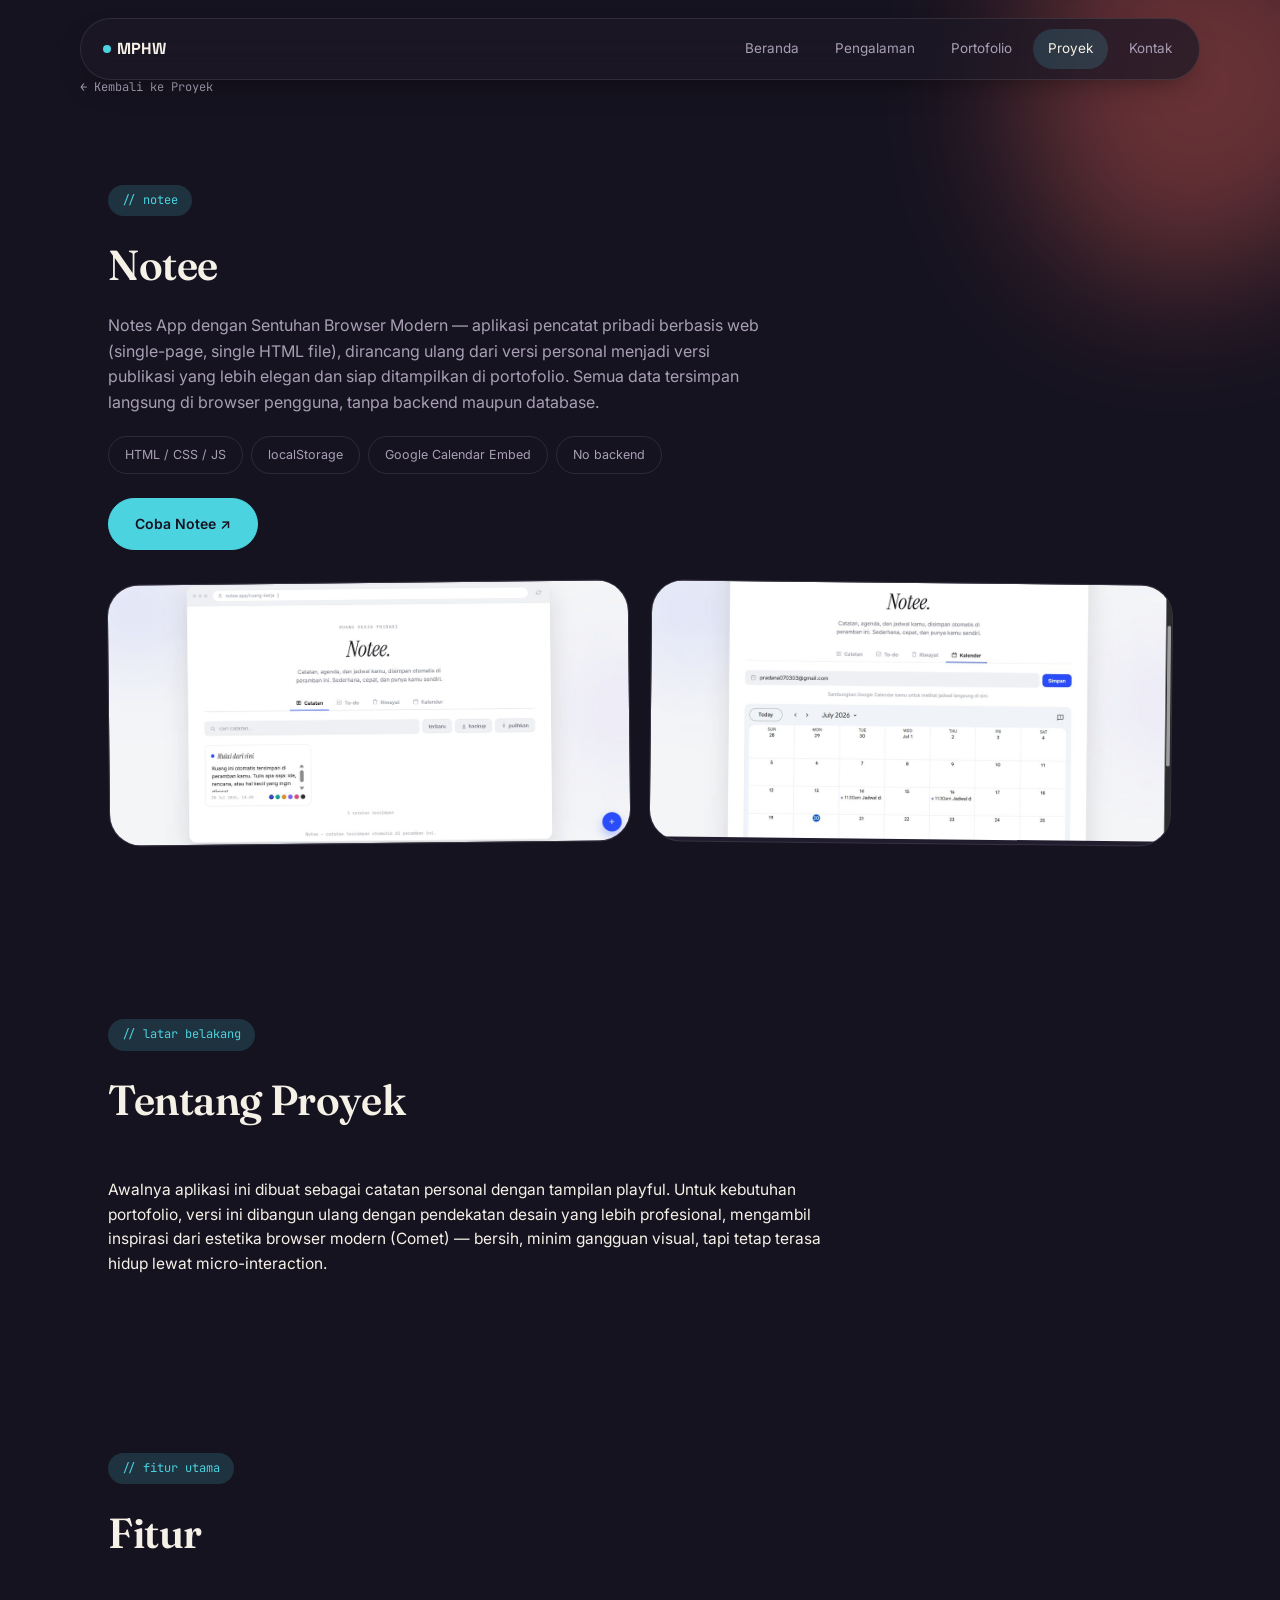
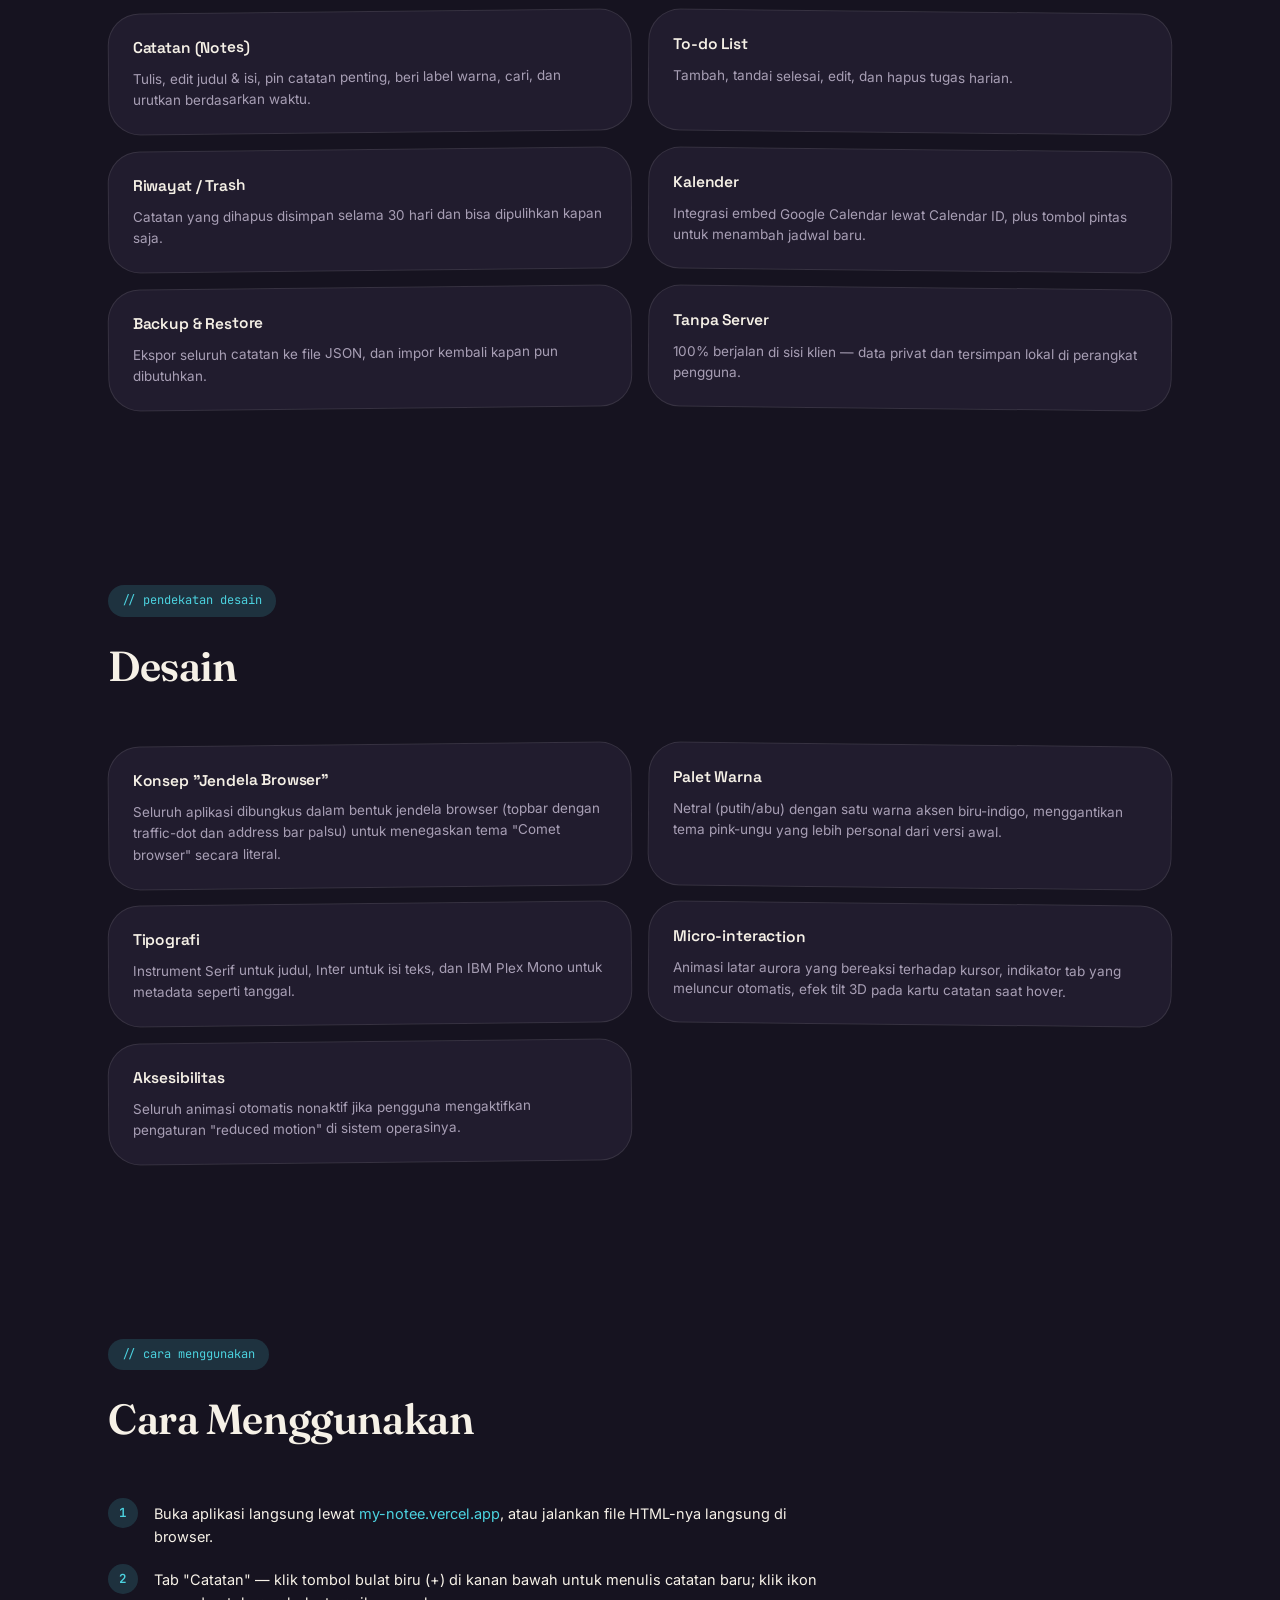
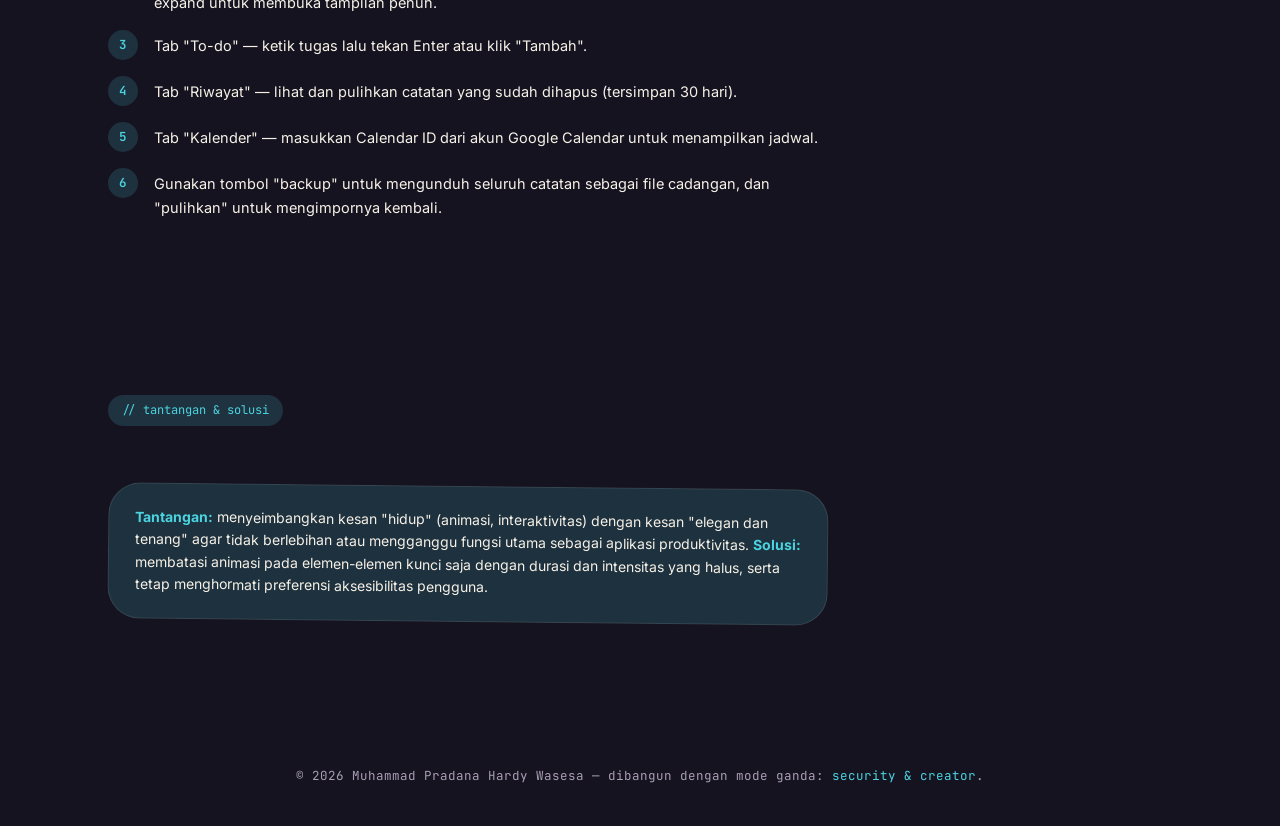
<file: portofolio-pradana/notee.html>
<!DOCTYPE html>
<html lang="id">
<head>
<meta charset="UTF-8">
<meta name="viewport" content="width=device-width, initial-scale=1.0">
<title>Notee — Proyek Muhammad Pradana Hardy Wasesa</title>
<link rel="stylesheet" href="style.css">
</head>
<body>

<div class="blob creator" data-parallax="10" style="width:380px;height:380px;top:-100px;right:-120px;"></div>

<header>
  <nav class="floating">
    <div class="logo"><span class="dot"></span> MPHW</div>
    <div class="nav-links">
      <a href="index.html">Beranda</a>
      <a href="index.html#pengalaman">Pengalaman</a>
      <a href="portofolio.html">Portofolio</a>
      <a href="proyek.html" class="current">Proyek</a>
      <a href="index.html#kontak">Kontak</a>
    </div>
  </nav>
</header>

<main>
  <div class="wrap breadcrumb"><a href="proyek.html">← Kembali ke Proyek</a></div>

  <section style="padding-bottom:16px;">
    <div class="wrap reveal in">
      <div class="eyebrow">// notee</div>
      <h1 class="display" style="font-size:clamp(28px,4.2vw,42px);font-weight:600;margin-bottom:14px;">Notee</h1>
      <p style="color:var(--muted);font-size:16px;max-width:660px;">Notes App dengan Sentuhan Browser Modern — aplikasi pencatat pribadi berbasis web (single-page, single HTML file), dirancang ulang dari versi personal menjadi versi publikasi yang lebih elegan dan siap ditampilkan di portofolio. Semua data tersimpan langsung di browser pengguna, tanpa backend maupun database.</p>
      <div class="tag-row">
        <span class="tag-chip">HTML / CSS / JS</span>
        <span class="tag-chip">localStorage</span>
        <span class="tag-chip">Google Calendar Embed</span>
        <span class="tag-chip">No backend</span>
      </div>
      <div class="link-row">
        <a class="btn btn-primary" href="https://my-notee.vercel.app/" target="_blank" rel="noopener">Coba Notee ↗</a>
      </div>
    </div>
  </section>

  <section style="padding-top:8px;">
    <div class="wrap gallery reveal">
      <figure class="card"><img src="[data-uri]" alt="Tampilan halaman Catatan pada Notee"></figure>
      <figure class="card"><img src="[data-uri]" alt="Tampilan fitur Notee lainnya"></figure>
    </div>
  </section>

  <section>
    <div class="wrap">
      <div class="section-head reveal">
        <div class="eyebrow">// latar belakang</div>
        <h2 class="section-title display">Tentang Proyek</h2>
      </div>
      <div class="reveal" style="font-size:15.5px;max-width:720px;">
        <p>Awalnya aplikasi ini dibuat sebagai catatan personal dengan tampilan playful. Untuk kebutuhan portofolio, versi ini dibangun ulang dengan pendekatan desain yang lebih profesional, mengambil inspirasi dari estetika browser modern (Comet) — bersih, minim gangguan visual, tapi tetap terasa hidup lewat micro-interaction.</p>
      </div>
    </div>
  </section>

  <section>
    <div class="wrap">
      <div class="section-head reveal">
        <div class="eyebrow">// fitur utama</div>
        <h2 class="section-title display">Fitur</h2>
      </div>
      <div class="feature-grid reveal">
        <div class="card feature-card"><h3>Catatan (Notes)</h3><p>Tulis, edit judul & isi, pin catatan penting, beri label warna, cari, dan urutkan berdasarkan waktu.</p></div>
        <div class="card feature-card"><h3>To-do List</h3><p>Tambah, tandai selesai, edit, dan hapus tugas harian.</p></div>
        <div class="card feature-card"><h3>Riwayat / Trash</h3><p>Catatan yang dihapus disimpan selama 30 hari dan bisa dipulihkan kapan saja.</p></div>
        <div class="card feature-card"><h3>Kalender</h3><p>Integrasi embed Google Calendar lewat Calendar ID, plus tombol pintas untuk menambah jadwal baru.</p></div>
        <div class="card feature-card"><h3>Backup & Restore</h3><p>Ekspor seluruh catatan ke file JSON, dan impor kembali kapan pun dibutuhkan.</p></div>
        <div class="card feature-card"><h3>Tanpa Server</h3><p>100% berjalan di sisi klien — data privat dan tersimpan lokal di perangkat pengguna.</p></div>
      </div>
    </div>
  </section>

  <section>
    <div class="wrap">
      <div class="section-head reveal">
        <div class="eyebrow">// pendekatan desain</div>
        <h2 class="section-title display">Desain</h2>
      </div>
      <div class="feature-grid reveal">
        <div class="card feature-card"><h3>Konsep "Jendela Browser"</h3><p>Seluruh aplikasi dibungkus dalam bentuk jendela browser (topbar dengan traffic-dot dan address bar palsu) untuk menegaskan tema "Comet browser" secara literal.</p></div>
        <div class="card feature-card"><h3>Palet Warna</h3><p>Netral (putih/abu) dengan satu warna aksen biru-indigo, menggantikan tema pink-ungu yang lebih personal dari versi awal.</p></div>
        <div class="card feature-card"><h3>Tipografi</h3><p>Instrument Serif untuk judul, Inter untuk isi teks, dan IBM Plex Mono untuk metadata seperti tanggal.</p></div>
        <div class="card feature-card"><h3>Micro-interaction</h3><p>Animasi latar aurora yang bereaksi terhadap kursor, indikator tab yang meluncur otomatis, efek tilt 3D pada kartu catatan saat hover.</p></div>
        <div class="card feature-card"><h3>Aksesibilitas</h3><p>Seluruh animasi otomatis nonaktif jika pengguna mengaktifkan pengaturan "reduced motion" di sistem operasinya.</p></div>
      </div>
    </div>
  </section>

  <section>
    <div class="wrap">
      <div class="section-head reveal">
        <div class="eyebrow">// cara menggunakan</div>
        <h2 class="section-title display">Cara Menggunakan</h2>
      </div>
      <div class="steps reveal">
        <div class="step"><div class="step-num">1</div><p>Buka aplikasi langsung lewat <a href="https://my-notee.vercel.app/" target="_blank" rel="noopener" style="color:var(--accent);transition:color .4s var(--ease-soft);">my-notee.vercel.app</a>, atau jalankan file HTML-nya langsung di browser.</p></div>
        <div class="step"><div class="step-num">2</div><p>Tab "Catatan" — klik tombol bulat biru (+) di kanan bawah untuk menulis catatan baru; klik ikon expand untuk membuka tampilan penuh.</p></div>
        <div class="step"><div class="step-num">3</div><p>Tab "To-do" — ketik tugas lalu tekan Enter atau klik "Tambah".</p></div>
        <div class="step"><div class="step-num">4</div><p>Tab "Riwayat" — lihat dan pulihkan catatan yang sudah dihapus (tersimpan 30 hari).</p></div>
        <div class="step"><div class="step-num">5</div><p>Tab "Kalender" — masukkan Calendar ID dari akun Google Calendar untuk menampilkan jadwal.</p></div>
        <div class="step"><div class="step-num">6</div><p>Gunakan tombol "backup" untuk mengunduh seluruh catatan sebagai file cadangan, dan "pulihkan" untuk mengimpornya kembali.</p></div>
      </div>
    </div>
  </section>

  <section>
    <div class="wrap reveal">
      <div class="section-head">
        <div class="eyebrow">// tantangan & solusi</div>
      </div>
      <div class="card note-box">
        <strong>Tantangan:</strong> menyeimbangkan kesan "hidup" (animasi, interaktivitas) dengan kesan "elegan dan tenang" agar tidak berlebihan atau mengganggu fungsi utama sebagai aplikasi produktivitas. <strong>Solusi:</strong> membatasi animasi pada elemen-elemen kunci saja dengan durasi dan intensitas yang halus, serta tetap menghormati preferensi aksesibilitas pengguna.
      </div>
    </div>
  </section>
</main>

<footer>
  <div class="foot-line">© 2026 Muhammad Pradana Hardy Wasesa — dibangun dengan mode ganda: <span>security & creator</span>.</div>
</footer>

<script src="script.js"></script>
</body>
</html>
</file>
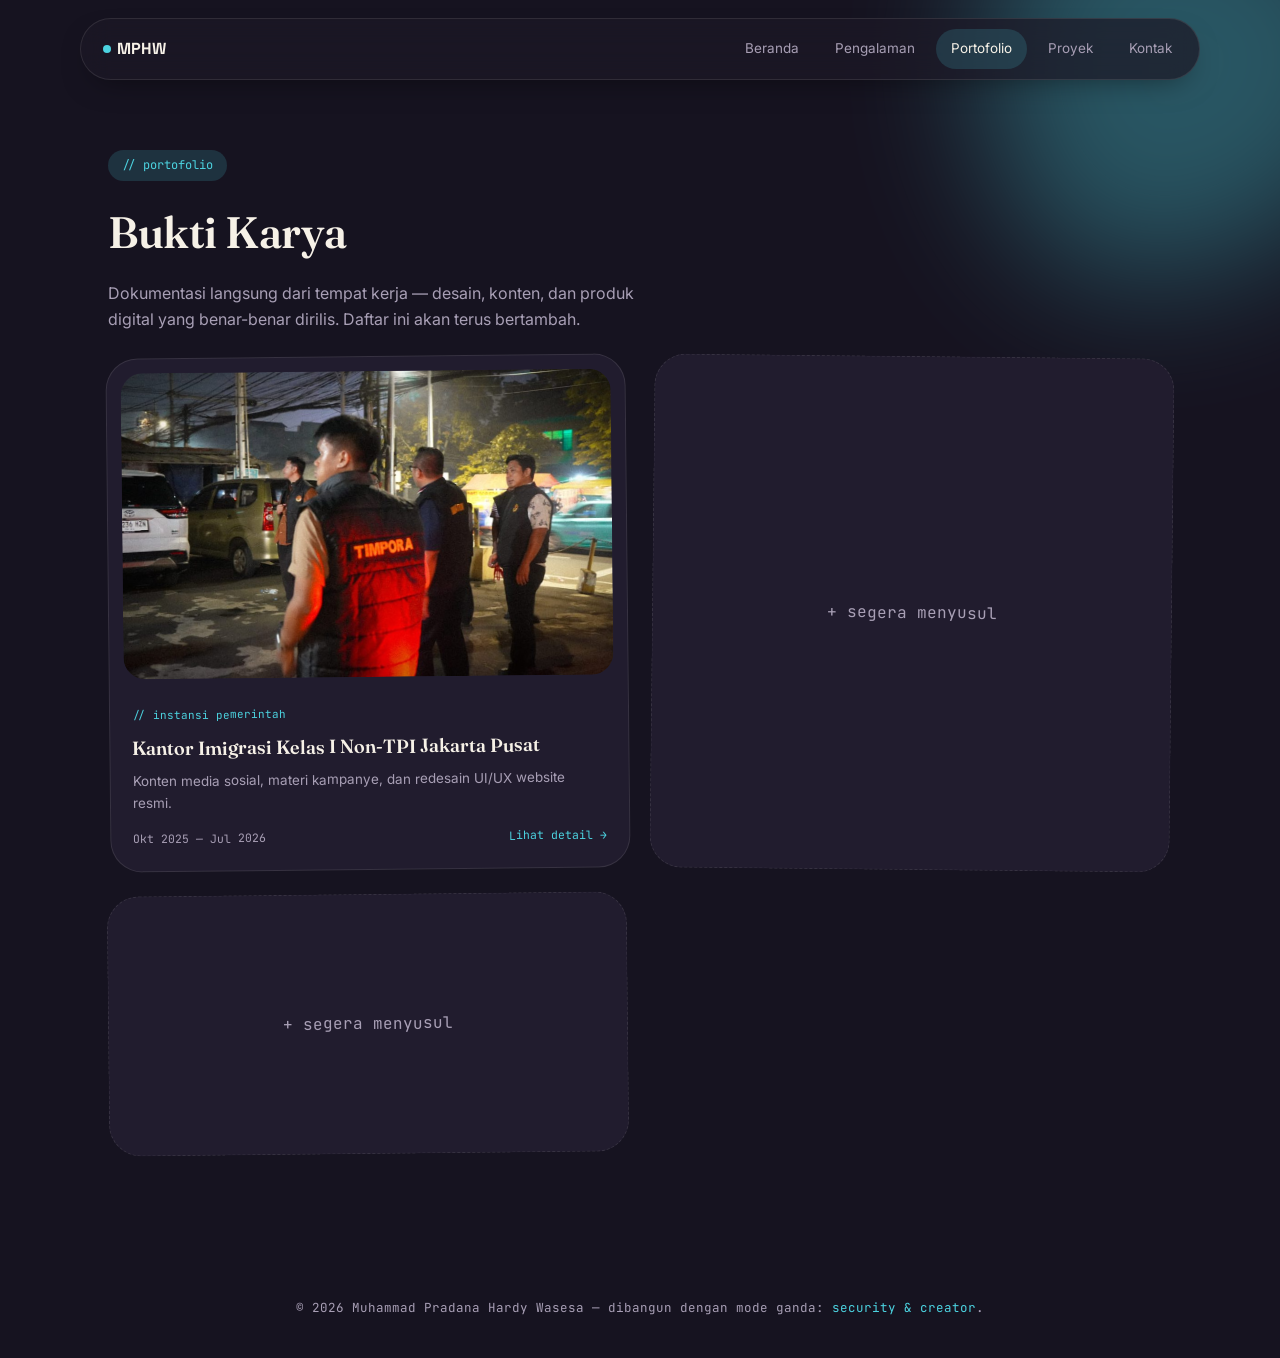
<file: portofolio-pradana/portofolio.html>
<!DOCTYPE html>
<html lang="id">
<head>
<meta charset="UTF-8">
<meta name="viewport" content="width=device-width, initial-scale=1.0">
<title>Portofolio & Bukti Karya — Muhammad Pradana Hardy Wasesa</title>
<link rel="stylesheet" href="style.css">
<style>
  .card-thumb{aspect-ratio:16/10;overflow:hidden;border-radius:var(--radius-md);margin:14px 14px 0;}
  .card-thumb img{width:100%;height:100%;object-fit:cover;display:block;transition:transform .5s var(--ease-soft);}
  .card:hover .card-thumb img{transform:scale(1.05);}
  .card-body{padding:22px;}
  .card.placeholder{display:flex;align-items:center;justify-content:center;text-align:center;min-height:260px;border-style:dashed;}
</style>
</head>
<body>

<div class="blob cyber" data-parallax="12" style="width:420px;height:420px;top:-140px;right:-120px;"></div>

<header>
  <nav class="floating">
    <div class="logo"><span class="dot"></span> MPHW</div>
    <div class="nav-links">
      <a href="index.html">Beranda</a>
      <a href="index.html#pengalaman">Pengalaman</a>
      <a href="portofolio.html" class="current">Portofolio</a>
      <a href="proyek.html">Proyek</a>
      <a href="index.html#kontak">Kontak</a>
    </div>
  </nav>
</header>

<main>
  <section style="padding-bottom:24px;">
    <div class="wrap reveal in">
      <div class="eyebrow">// portofolio</div>
      <h1 class="display" style="font-size:clamp(30px,4.4vw,44px);font-weight:600;margin-bottom:14px;">Bukti Karya</h1>
      <p style="color:var(--muted);font-size:16px;max-width:560px;">Dokumentasi langsung dari tempat kerja — desain, konten, dan produk digital yang benar-benar dirilis. Daftar ini akan terus bertambah.</p>
    </div>
  </section>

  <section style="padding-top:0;">
    <div class="wrap" style="display:grid;grid-template-columns:1fr 1fr;gap:24px;">
      <a class="card linked reveal" href="imigrasi.html">
        <div class="card-thumb">
          <img src="[data-uri]" alt="Meliput operasi Timpora untuk kebutuhan konten Kantor Imigrasi Jakarta Pusat">
        </div>
        <div class="card-body">
          <span class="mono" style="font-size:11px;color:var(--accent);transition:color .4s var(--ease-soft);">// instansi pemerintah</span>
          <div class="display" style="font-size:19px;font-weight:600;margin:6px 0 8px;">Kantor Imigrasi Kelas I Non-TPI Jakarta Pusat</div>
          <p style="font-size:13.5px;color:var(--muted);">Konten media sosial, materi kampanye, dan redesain UI/UX website resmi.</p>
          <div class="mono" style="margin-top:16px;font-size:11.5px;color:var(--muted);display:flex;justify-content:space-between;">
            <span>Okt 2025 — Jul 2026</span><span style="color:var(--accent);transition:color .4s var(--ease-soft);">Lihat detail →</span>
          </div>
        </div>
      </a>

      <div class="card placeholder reveal">
        <div>
          <div class="mono" style="color:var(--muted);">+ segera menyusul</div>
        </div>
      </div>

      <div class="card placeholder reveal">
        <div>
          <div class="mono" style="color:var(--muted);">+ segera menyusul</div>
        </div>
      </div>
    </div>
  </section>
</main>

<footer>
  <div class="foot-line">© 2026 Muhammad Pradana Hardy Wasesa — dibangun dengan mode ganda: <span>security & creator</span>.</div>
</footer>

<script src="script.js"></script>
</body>
</html>
</file>
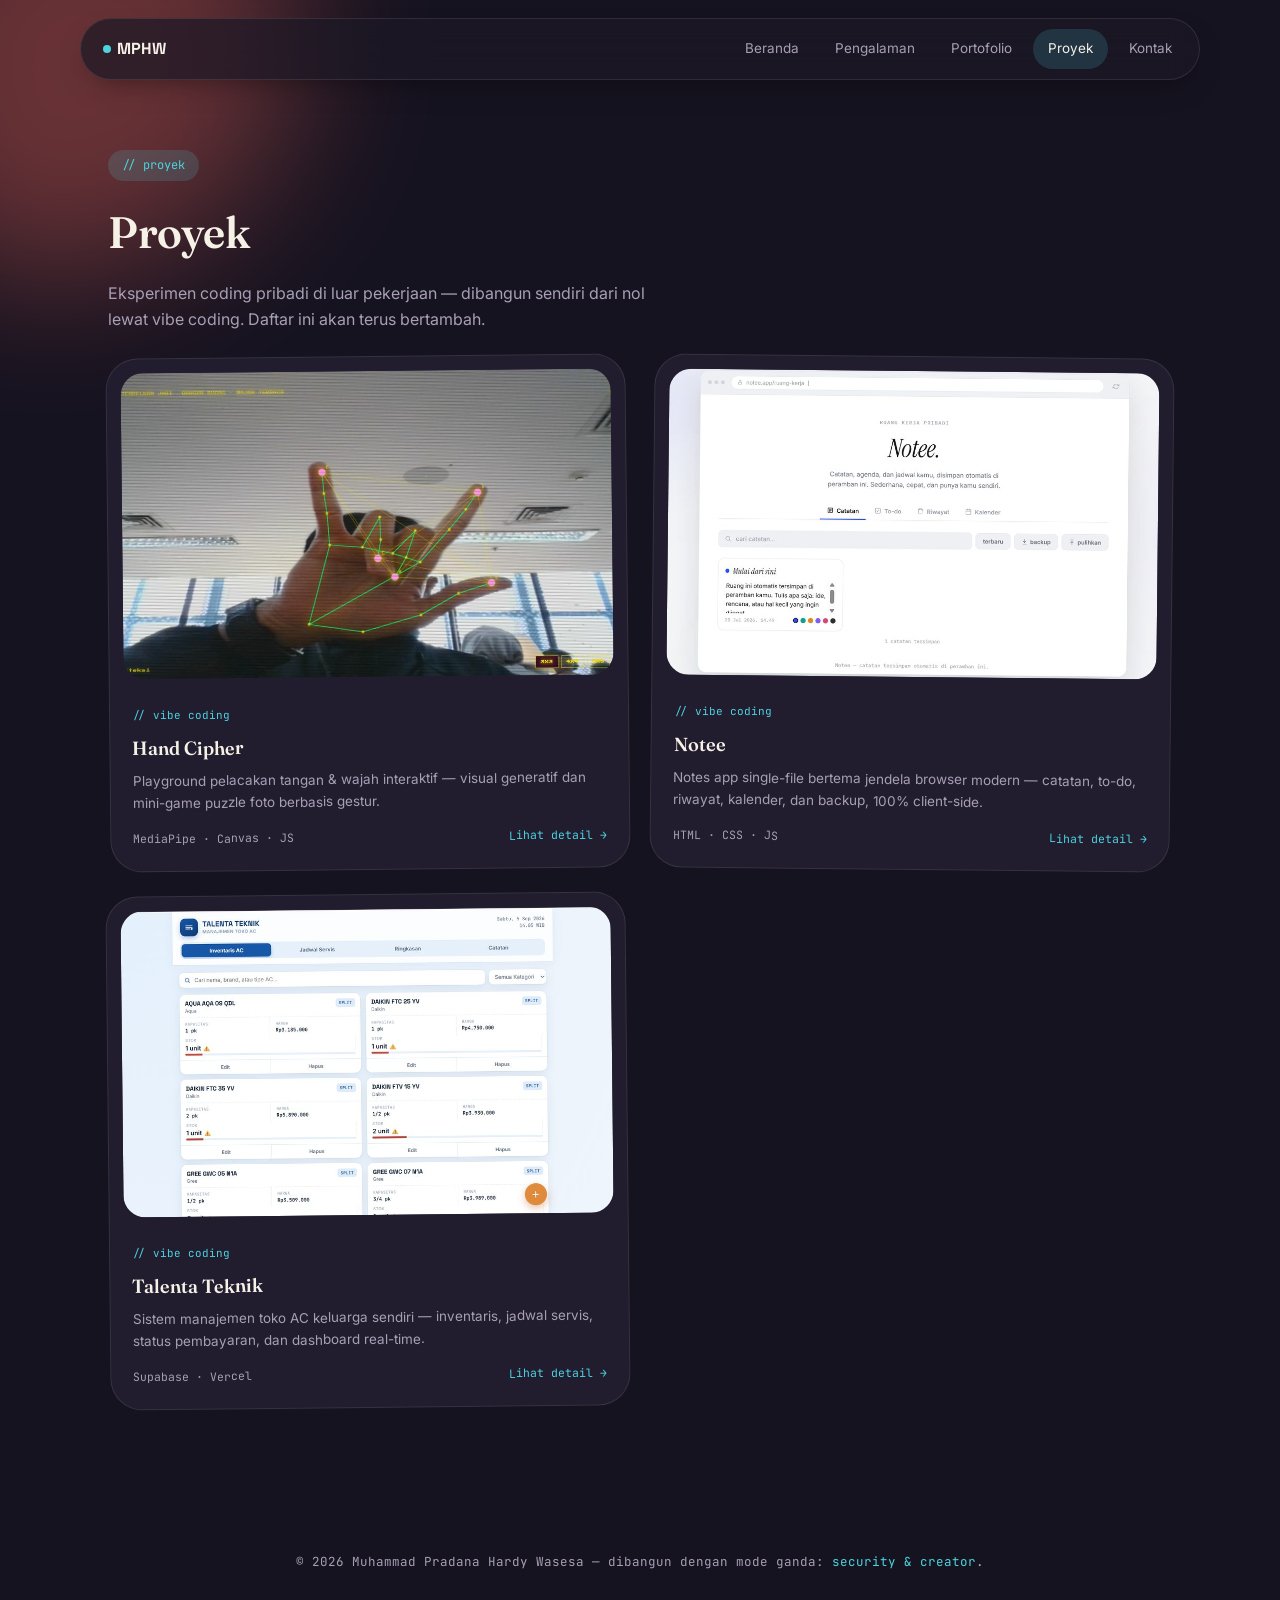
<file: portofolio-pradana/proyek.html>
<!DOCTYPE html>
<html lang="id">
<head>
<meta charset="UTF-8">
<meta name="viewport" content="width=device-width, initial-scale=1.0">
<title>Proyek — Muhammad Pradana Hardy Wasesa</title>
<link rel="stylesheet" href="style.css">
<style>
  .card-thumb{aspect-ratio:16/10;overflow:hidden;border-radius:var(--radius-md);margin:14px 14px 0;}
  .card-thumb img{width:100%;height:100%;object-fit:cover;display:block;transition:transform .5s var(--ease-soft);}
  .card:hover .card-thumb img{transform:scale(1.05);}
  .card-body{padding:22px;}
  .card.placeholder{display:flex;align-items:center;justify-content:center;text-align:center;min-height:260px;border-style:dashed;}
</style>
</head>
<body>

<div class="blob creator" data-parallax="12" style="width:420px;height:420px;top:-140px;left:-120px;"></div>

<header>
  <nav class="floating">
    <div class="logo"><span class="dot"></span> MPHW</div>
    <div class="nav-links">
      <a href="index.html">Beranda</a>
      <a href="index.html#pengalaman">Pengalaman</a>
      <a href="portofolio.html">Portofolio</a>
      <a href="proyek.html" class="current">Proyek</a>
      <a href="index.html#kontak">Kontak</a>
    </div>
  </nav>
</header>

<main>
  <section style="padding-bottom:24px;">
    <div class="wrap reveal in">
      <div class="eyebrow">// proyek</div>
      <h1 class="display" style="font-size:clamp(30px,4.4vw,44px);font-weight:600;margin-bottom:14px;">Proyek</h1>
      <p style="color:var(--muted);font-size:16px;max-width:560px;">Eksperimen coding pribadi di luar pekerjaan — dibangun sendiri dari nol lewat vibe coding. Daftar ini akan terus bertambah.</p>
    </div>
  </section>

  <section style="padding-top:0;">
    <div class="wrap" style="display:grid;grid-template-columns:1fr 1fr;gap:24px;">
      <a class="card linked reveal" href="hand-cipher.html">
        <div class="card-thumb">
          <img src="[data-uri]" alt="Tampilan Hand Cipher — Interactive Hand & Face Tracking Playground">
        </div>
        <div class="card-body">
          <span class="mono" style="font-size:11px;color:var(--accent);transition:color .4s var(--ease-soft);">// vibe coding</span>
          <div class="display" style="font-size:19px;font-weight:600;margin:6px 0 8px;">Hand Cipher</div>
          <p style="font-size:13.5px;color:var(--muted);">Playground pelacakan tangan & wajah interaktif — visual generatif dan mini-game puzzle foto berbasis gestur.</p>
          <div class="mono" style="margin-top:16px;font-size:11.5px;color:var(--muted);display:flex;justify-content:space-between;">
            <span>MediaPipe · Canvas · JS</span><span style="color:var(--accent);transition:color .4s var(--ease-soft);">Lihat detail →</span>
          </div>
        </div>
      </a>

      <a class="card linked reveal" href="notee.html">
        <div class="card-thumb">
          <img src="[data-uri]" alt="Tampilan Notee — Notes App dengan Sentuhan Browser Modern">
        </div>
        <div class="card-body">
          <span class="mono" style="font-size:11px;color:var(--accent);transition:color .4s var(--ease-soft);">// vibe coding</span>
          <div class="display" style="font-size:19px;font-weight:600;margin:6px 0 8px;">Notee</div>
          <p style="font-size:13.5px;color:var(--muted);">Notes app single-file bertema jendela browser modern — catatan, to-do, riwayat, kalender, dan backup, 100% client-side.</p>
          <div class="mono" style="margin-top:16px;font-size:11.5px;color:var(--muted);display:flex;justify-content:space-between;">
            <span>HTML · CSS · JS</span><span style="color:var(--accent);transition:color .4s var(--ease-soft);">Lihat detail →</span>
          </div>
        </div>
      </a>

      <a class="card linked reveal" href="talenta-teknik.html">
        <div class="card-thumb">
          <img src="[data-uri]" alt="Tampilan Talenta Teknik — Sistem Manajemen Toko AC">
        </div>
        <div class="card-body">
          <span class="mono" style="font-size:11px;color:var(--accent);transition:color .4s var(--ease-soft);">// vibe coding</span>
          <div class="display" style="font-size:19px;font-weight:600;margin:6px 0 8px;">Talenta Teknik</div>
          <p style="font-size:13.5px;color:var(--muted);">Sistem manajemen toko AC keluarga sendiri — inventaris, jadwal servis, status pembayaran, dan dashboard real-time.</p>
          <div class="mono" style="margin-top:16px;font-size:11.5px;color:var(--muted);display:flex;justify-content:space-between;">
            <span>Supabase · Vercel</span><span style="color:var(--accent);transition:color .4s var(--ease-soft);">Lihat detail →</span>
          </div>
        </div>
      </a>
    </div>
  </section>
</main>

<footer>
  <div class="foot-line">© 2026 Muhammad Pradana Hardy Wasesa — dibangun dengan mode ganda: <span>security & creator</span>.</div>
</footer>

<script src="script.js"></script>
</body>
</html>
</file>
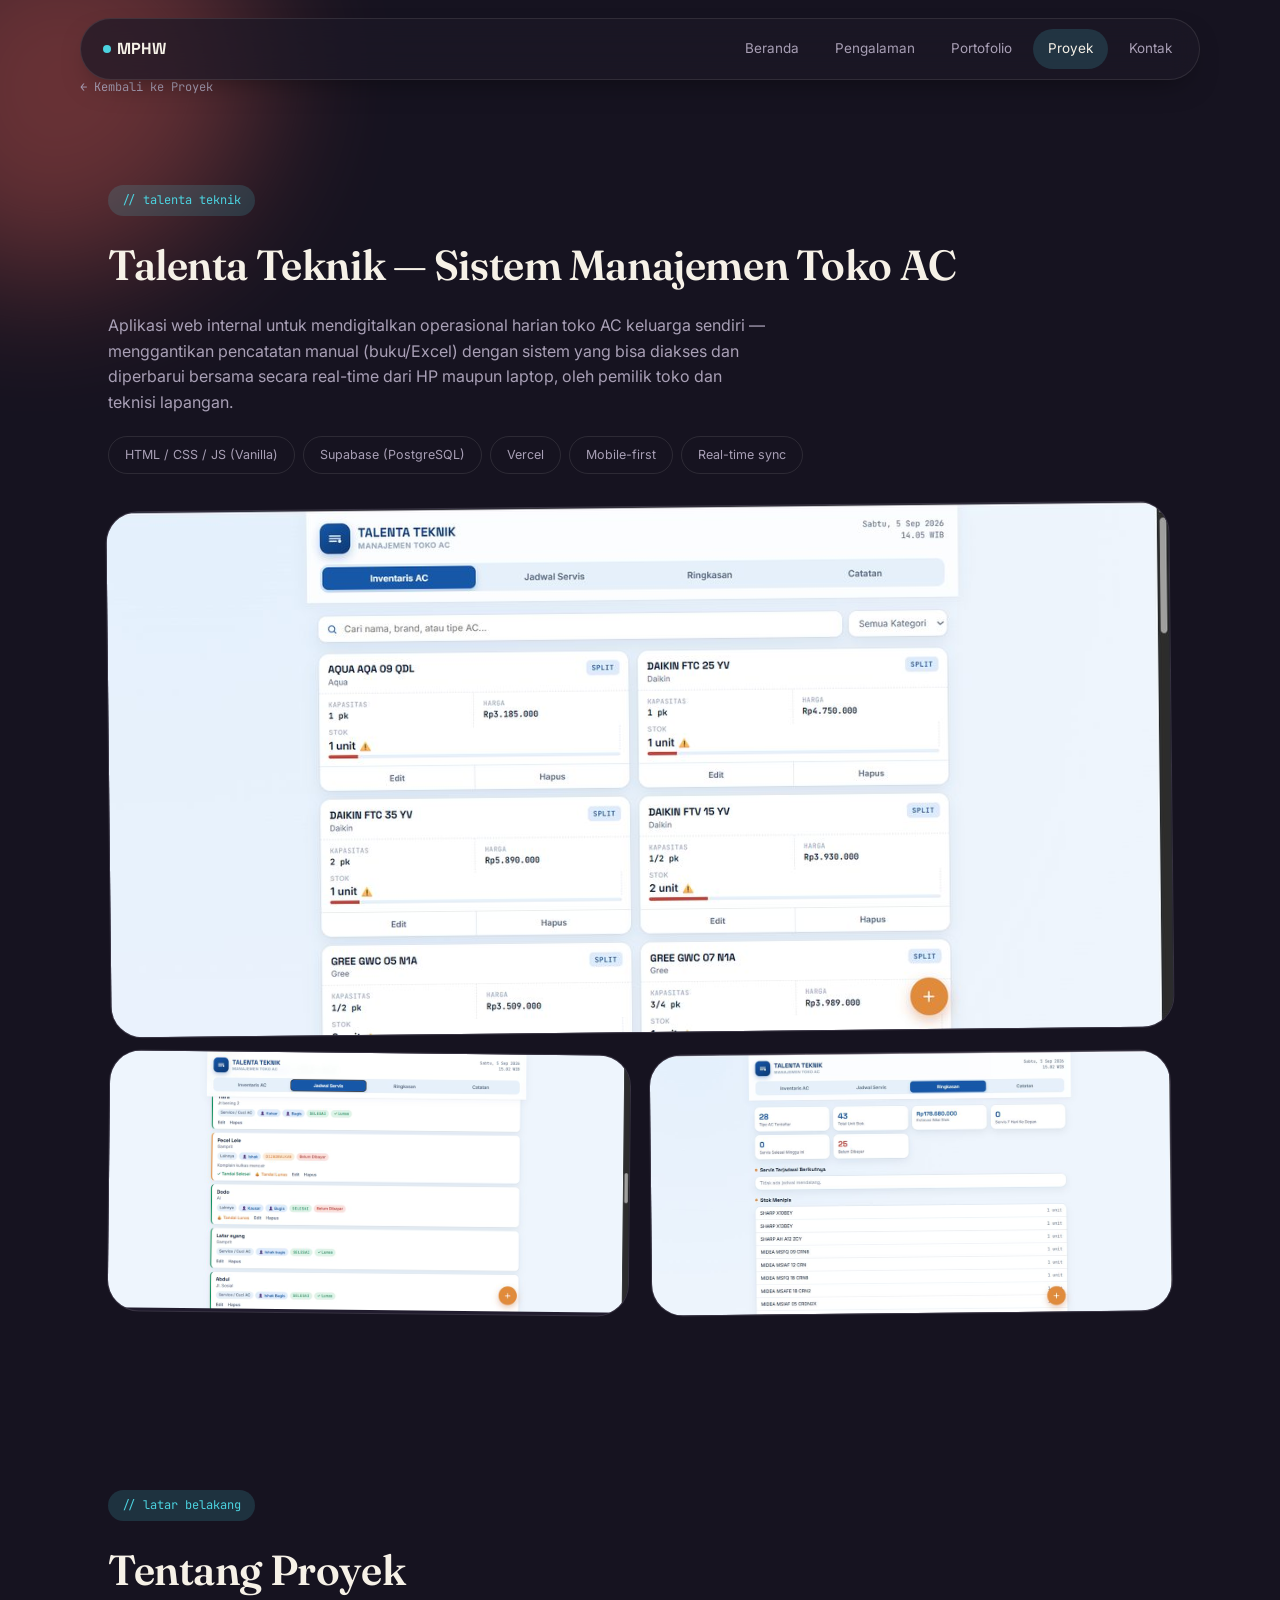
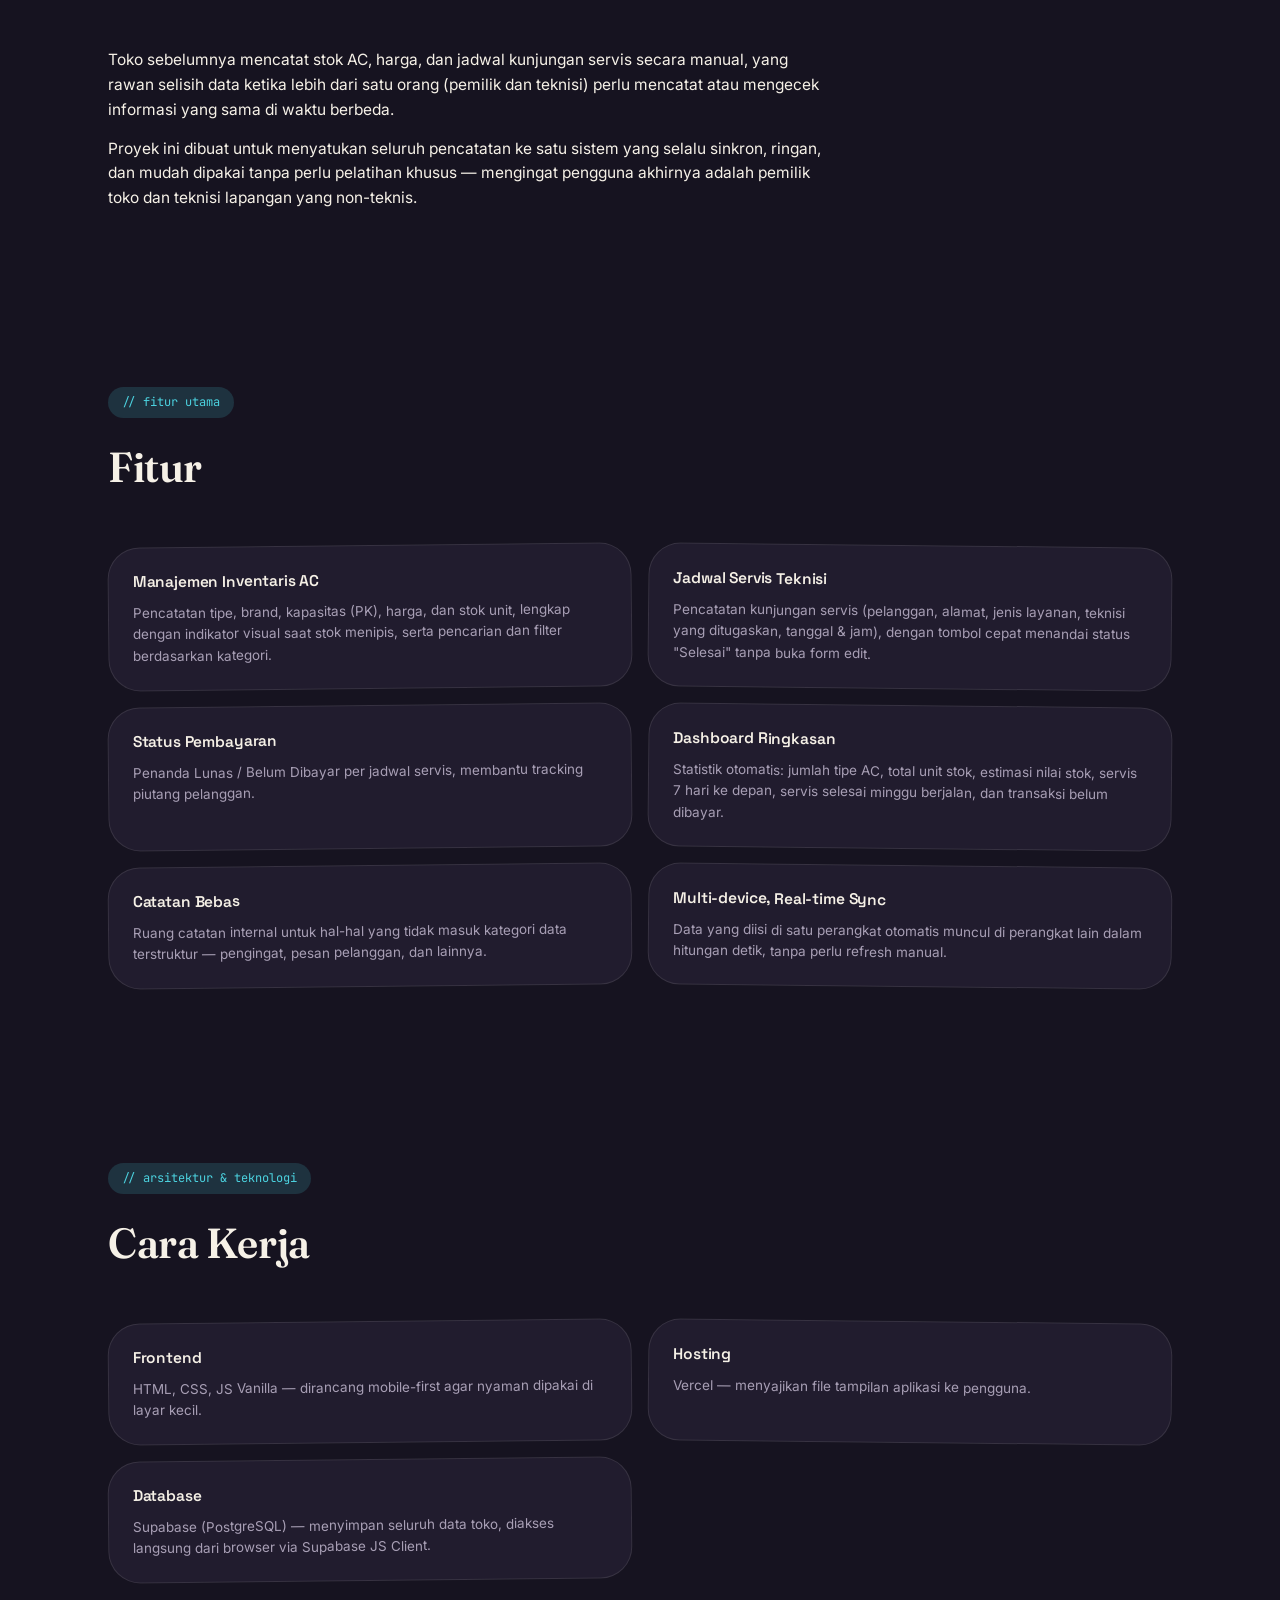
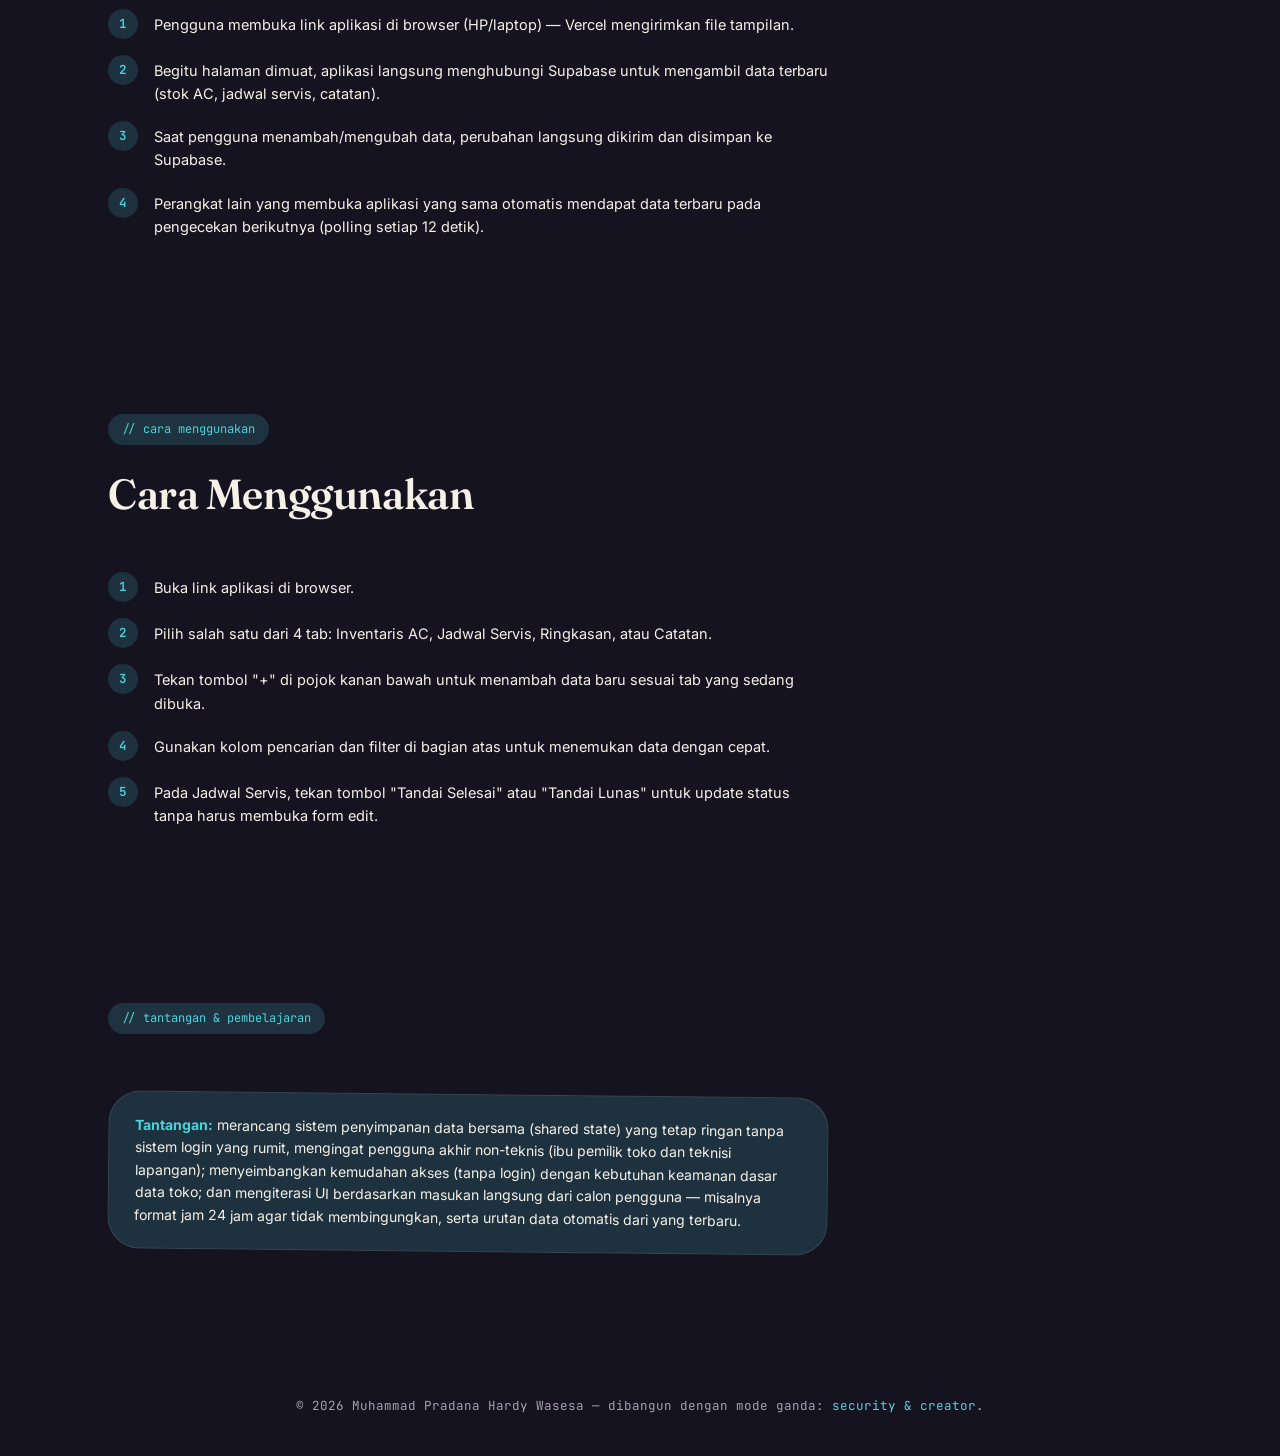
<file: portofolio-pradana/talenta-teknik.html>
<!DOCTYPE html>
<html lang="id">
<head>
<meta charset="UTF-8">
<meta name="viewport" content="width=device-width, initial-scale=1.0">
<title>Talenta Teknik — Proyek Muhammad Pradana Hardy Wasesa</title>
<link rel="stylesheet" href="style.css">
</head>
<body>

<div class="blob creator" data-parallax="10" style="width:380px;height:380px;top:-100px;left:-120px;"></div>

<header>
  <nav class="floating">
    <div class="logo"><span class="dot"></span> MPHW</div>
    <div class="nav-links">
      <a href="index.html">Beranda</a>
      <a href="index.html#pengalaman">Pengalaman</a>
      <a href="portofolio.html">Portofolio</a>
      <a href="proyek.html" class="current">Proyek</a>
      <a href="index.html#kontak">Kontak</a>
    </div>
  </nav>
</header>

<main>
  <div class="wrap breadcrumb"><a href="proyek.html">← Kembali ke Proyek</a></div>

  <section style="padding-bottom:16px;">
    <div class="wrap reveal in">
      <div class="eyebrow">// talenta teknik</div>
      <h1 class="display" style="font-size:clamp(28px,4.2vw,42px);font-weight:600;margin-bottom:14px;">Talenta Teknik — Sistem Manajemen Toko AC</h1>
      <p style="color:var(--muted);font-size:16px;max-width:660px;">Aplikasi web internal untuk mendigitalkan operasional harian toko AC keluarga sendiri — menggantikan pencatatan manual (buku/Excel) dengan sistem yang bisa diakses dan diperbarui bersama secara real-time dari HP maupun laptop, oleh pemilik toko dan teknisi lapangan.</p>
      <div class="tag-row">
        <span class="tag-chip">HTML / CSS / JS (Vanilla)</span>
        <span class="tag-chip">Supabase (PostgreSQL)</span>
        <span class="tag-chip">Vercel</span>
        <span class="tag-chip">Mobile-first</span>
        <span class="tag-chip">Real-time sync</span>
      </div>
    </div>
  </section>

  <section style="padding-top:8px;">
    <div class="wrap gallery reveal">
      <figure class="card" style="grid-column:1 / -1;"><img src="[data-uri]" alt="Tampilan Inventaris AC pada Talenta Teknik"></figure>
      <figure class="card"><img src="[data-uri]" alt="Tampilan Jadwal Servis pada Talenta Teknik"></figure>
      <figure class="card"><img src="[data-uri]" alt="Tampilan Dashboard Ringkasan pada Talenta Teknik"></figure>
    </div>
  </section>

  <section>
    <div class="wrap">
      <div class="section-head reveal">
        <div class="eyebrow">// latar belakang</div>
        <h2 class="section-title display">Tentang Proyek</h2>
      </div>
      <div class="reveal" style="font-size:15.5px;max-width:720px;">
        <p>Toko sebelumnya mencatat stok AC, harga, dan jadwal kunjungan servis secara manual, yang rawan selisih data ketika lebih dari satu orang (pemilik dan teknisi) perlu mencatat atau mengecek informasi yang sama di waktu berbeda.</p>
        <p style="margin-top:14px;">Proyek ini dibuat untuk menyatukan seluruh pencatatan ke satu sistem yang selalu sinkron, ringan, dan mudah dipakai tanpa perlu pelatihan khusus — mengingat pengguna akhirnya adalah pemilik toko dan teknisi lapangan yang non-teknis.</p>
      </div>
    </div>
  </section>

  <section>
    <div class="wrap">
      <div class="section-head reveal">
        <div class="eyebrow">// fitur utama</div>
        <h2 class="section-title display">Fitur</h2>
      </div>
      <div class="feature-grid reveal">
        <div class="card feature-card">
          <h3>Manajemen Inventaris AC</h3>
          <p>Pencatatan tipe, brand, kapasitas (PK), harga, dan stok unit, lengkap dengan indikator visual saat stok menipis, serta pencarian dan filter berdasarkan kategori.</p>
        </div>
        <div class="card feature-card">
          <h3>Jadwal Servis Teknisi</h3>
          <p>Pencatatan kunjungan servis (pelanggan, alamat, jenis layanan, teknisi yang ditugaskan, tanggal & jam), dengan tombol cepat menandai status "Selesai" tanpa buka form edit.</p>
        </div>
        <div class="card feature-card">
          <h3>Status Pembayaran</h3>
          <p>Penanda Lunas / Belum Dibayar per jadwal servis, membantu tracking piutang pelanggan.</p>
        </div>
        <div class="card feature-card">
          <h3>Dashboard Ringkasan</h3>
          <p>Statistik otomatis: jumlah tipe AC, total unit stok, estimasi nilai stok, servis 7 hari ke depan, servis selesai minggu berjalan, dan transaksi belum dibayar.</p>
        </div>
        <div class="card feature-card">
          <h3>Catatan Bebas</h3>
          <p>Ruang catatan internal untuk hal-hal yang tidak masuk kategori data terstruktur — pengingat, pesan pelanggan, dan lainnya.</p>
        </div>
        <div class="card feature-card">
          <h3>Multi-device, Real-time Sync</h3>
          <p>Data yang diisi di satu perangkat otomatis muncul di perangkat lain dalam hitungan detik, tanpa perlu refresh manual.</p>
        </div>
      </div>
    </div>
  </section>

  <section>
    <div class="wrap">
      <div class="section-head reveal">
        <div class="eyebrow">// arsitektur & teknologi</div>
        <h2 class="section-title display">Cara Kerja</h2>
      </div>
      <div class="feature-grid reveal" style="margin-bottom:28px;">
        <div class="card feature-card">
          <h3>Frontend</h3>
          <p>HTML, CSS, JS Vanilla — dirancang mobile-first agar nyaman dipakai di layar kecil.</p>
        </div>
        <div class="card feature-card">
          <h3>Hosting</h3>
          <p>Vercel — menyajikan file tampilan aplikasi ke pengguna.</p>
        </div>
        <div class="card feature-card">
          <h3>Database</h3>
          <p>Supabase (PostgreSQL) — menyimpan seluruh data toko, diakses langsung dari browser via Supabase JS Client.</p>
        </div>
      </div>
      <div class="steps reveal">
        <div class="step"><div class="step-num">1</div><p>Pengguna membuka link aplikasi di browser (HP/laptop) — Vercel mengirimkan file tampilan.</p></div>
        <div class="step"><div class="step-num">2</div><p>Begitu halaman dimuat, aplikasi langsung menghubungi Supabase untuk mengambil data terbaru (stok AC, jadwal servis, catatan).</p></div>
        <div class="step"><div class="step-num">3</div><p>Saat pengguna menambah/mengubah data, perubahan langsung dikirim dan disimpan ke Supabase.</p></div>
        <div class="step"><div class="step-num">4</div><p>Perangkat lain yang membuka aplikasi yang sama otomatis mendapat data terbaru pada pengecekan berikutnya (polling setiap 12 detik).</p></div>
      </div>
    </div>
  </section>

  <section>
    <div class="wrap">
      <div class="section-head reveal">
        <div class="eyebrow">// cara menggunakan</div>
        <h2 class="section-title display">Cara Menggunakan</h2>
      </div>
      <div class="steps reveal">
        <div class="step"><div class="step-num">1</div><p>Buka link aplikasi di browser.</p></div>
        <div class="step"><div class="step-num">2</div><p>Pilih salah satu dari 4 tab: Inventaris AC, Jadwal Servis, Ringkasan, atau Catatan.</p></div>
        <div class="step"><div class="step-num">3</div><p>Tekan tombol "+" di pojok kanan bawah untuk menambah data baru sesuai tab yang sedang dibuka.</p></div>
        <div class="step"><div class="step-num">4</div><p>Gunakan kolom pencarian dan filter di bagian atas untuk menemukan data dengan cepat.</p></div>
        <div class="step"><div class="step-num">5</div><p>Pada Jadwal Servis, tekan tombol "Tandai Selesai" atau "Tandai Lunas" untuk update status tanpa harus membuka form edit.</p></div>
      </div>
    </div>
  </section>

  <section>
    <div class="wrap reveal">
      <div class="section-head">
        <div class="eyebrow">// tantangan & pembelajaran</div>
      </div>
      <div class="card note-box">
        <strong>Tantangan:</strong> merancang sistem penyimpanan data bersama (shared state) yang tetap ringan tanpa sistem login yang rumit, mengingat pengguna akhir non-teknis (ibu pemilik toko dan teknisi lapangan); menyeimbangkan kemudahan akses (tanpa login) dengan kebutuhan keamanan dasar data toko; dan mengiterasi UI berdasarkan masukan langsung dari calon pengguna — misalnya format jam 24 jam agar tidak membingungkan, serta urutan data otomatis dari yang terbaru.
      </div>
    </div>
  </section>
</main>

<footer>
  <div class="foot-line">© 2026 Muhammad Pradana Hardy Wasesa — dibangun dengan mode ganda: <span>security & creator</span>.</div>
</footer>

<script src="script.js"></script>
</body>
</html>
</file>
<file: portofolio-pradana/style.css>
/* =========================================================
   MPHW Portfolio — shared design system
   Playful & Organic, dual-mode (security / creator)
   ========================================================= */

@import url('https://fonts.googleapis.com/css2?family=Fraunces:ital,opsz,wght@0,9..144,400;0,9..144,500;0,9..144,600;0,9..144,700;1,9..144,500;1,9..144,600&family=Space+Grotesk:wght@500;600;700&family=Inter:wght@400;500;600;700&family=JetBrains+Mono:wght@400;500&display=swap');

:root{
  --bg:#161320;
  --bg-2:#1c1826;
  --surface:#211c2e;
  --surface-2:#282137;
  --text:#f6f1e7;
  --muted:#a89fb5;
  --line:rgba(246,241,231,0.10);

  --cyber:#4cd3e0;
  --cyber-rgb:76,211,224;
  --creator:#ff6b5e;
  --creator-rgb:255,107,94;

  --accent:var(--cyber);
  --accent-rgb:var(--cyber-rgb);
  --accent-soft:rgba(76,211,224,0.16);
  --accent-2:#ffd166; /* shared warm highlight, mode-independent */

  --radius-lg:32px;
  --radius-md:22px;
  --radius-sm:14px;
  --radius-pill:999px;

  --ease-bounce:cubic-bezier(.34,1.56,.64,1);
  --ease-soft:cubic-bezier(.22,1,.36,1);
}

html[data-mode="creator"]{
  --accent:var(--creator);
  --accent-rgb:var(--creator-rgb);
  --accent-soft:rgba(255,107,94,0.16);
}

*{box-sizing:border-box;margin:0;padding:0;}
html{scroll-behavior:smooth;}
body{
  background:var(--bg);
  color:var(--text);
  font-family:'Inter',sans-serif;
  line-height:1.6;
  -webkit-font-smoothing:antialiased;
  overflow-x:hidden;
  position:relative;
}
::selection{background:var(--accent);color:#161320;}
a{color:inherit;text-decoration:none;}
h1,h2,h3{font-family:'Space Grotesk',sans-serif;letter-spacing:-0.01em;}
.display{font-family:'Fraunces',serif;font-variation-settings:"opsz" 60;}
.display em{font-style:italic;font-weight:500;color:var(--accent);transition:color .4s var(--ease-soft);}
.mono{font-family:'JetBrains Mono',monospace;}
.wrap{max-width:1120px;margin:0 auto;padding:0 28px;position:relative;}
a:focus-visible, button:focus-visible{outline:2px solid var(--accent);outline-offset:3px;}

@media (prefers-reduced-motion: reduce){
  *{animation-duration:.01ms !important; transition-duration:.01ms !important;}
}

/* ---------- organic blobs (decorative, behind content) ---------- */
.blob{
  position:absolute;
  filter:blur(70px);
  opacity:0.35;
  z-index:0;
  pointer-events:none;
  border-radius:42% 58% 65% 35% / 45% 45% 55% 55%;
  animation:blobmorph 14s ease-in-out infinite alternate;
}
.blob.cyber{background:var(--cyber);}
.blob.creator{background:var(--creator);}
.blob.warm{background:var(--accent-2);opacity:0.22;}
@keyframes blobmorph{
  0%{border-radius:42% 58% 65% 35% / 45% 45% 55% 55%;transform:rotate(0deg) scale(1);}
  50%{border-radius:60% 40% 30% 70% / 55% 65% 35% 45%;transform:rotate(20deg) scale(1.08);}
  100%{border-radius:35% 65% 55% 45% / 40% 55% 45% 60%;transform:rotate(-10deg) scale(0.98);}
}

/* ---------- wavy section divider (decorative stroke line) ---------- */
.wave-line{width:100%;height:34px;display:block;opacity:0.7;}
.wave-line path{fill:none;stroke:var(--line);stroke-width:2;}

/* ---------- floating pill nav ---------- */
header{
  position:sticky;top:18px;z-index:50;
  display:flex;justify-content:center;
  padding:0 20px;
}
nav.floating{
  width:100%;max-width:1120px;
  display:flex;align-items:center;justify-content:space-between;
  background:rgba(28,24,38,0.72);
  backdrop-filter:blur(14px);
  border:1px solid var(--line);
  border-radius:var(--radius-pill);
  padding:10px 12px 10px 22px;
  box-shadow:0 12px 30px -14px rgba(0,0,0,0.5);
}
.logo{
  font-family:'Space Grotesk',sans-serif;font-weight:700;font-size:16px;
  display:flex;align-items:center;gap:6px;
}
.logo .dot{width:8px;height:8px;border-radius:50%;background:var(--accent);transition:background .4s var(--ease-soft);}
.nav-links{display:flex;gap:6px;align-items:center;}
.nav-links a{
  font-size:13.5px;color:var(--muted);padding:9px 15px;border-radius:var(--radius-pill);
  transition:color .25s, background .25s;
}
.nav-links a:hover{color:var(--text);background:rgba(246,241,231,0.06);}
.nav-links a.current{color:var(--text);background:var(--accent-soft);}
@media (max-width:760px){.nav-links a:not(.nav-cta){display:none;}}

.mode-toggle{display:flex;align-items:center;gap:8px;font-family:'JetBrains Mono',monospace;font-size:10.5px;color:var(--muted);margin-left:10px;}
.switch{
  position:relative;width:52px;height:30px;background:var(--surface-2);
  border:1px solid var(--line);border-radius:var(--radius-pill);cursor:pointer;
  display:flex;align-items:center;padding:3px;
}
.switch .knob{
  width:22px;height:22px;border-radius:50%;background:var(--accent);
  transition:transform .45s var(--ease-bounce), background .4s var(--ease-soft);
  box-shadow:0 2px 8px rgba(0,0,0,0.3);
}
html[data-mode="creator"] .switch .knob{transform:translateX(22px);}
.mode-label{display:none;}
@media (min-width:520px){.mode-label{display:inline;width:52px;transition:color .3s;}}
.mode-label.active{color:var(--accent);}

/* ---------- buttons ---------- */
.btn{
  font-size:14px;font-weight:600;padding:14px 26px;border-radius:var(--radius-pill);
  display:inline-flex;align-items:center;gap:8px;
  transition:transform .35s var(--ease-bounce), background .3s, color .3s, border-color .3s, box-shadow .3s;
}
.btn-primary{background:var(--accent);color:#161320;border:1px solid var(--accent);}
.btn-primary:hover{transform:translateY(-3px) rotate(-1deg) scale(1.03);box-shadow:0 14px 28px -10px rgba(var(--accent-rgb),0.5);}
.btn-ghost{border:1.5px solid var(--line);color:var(--text);}
.btn-ghost:hover{border-color:var(--accent);color:var(--accent);transform:translateY(-3px) rotate(1deg);}

/* ---------- section shared ---------- */
section{padding:88px 0;position:relative;}
.section-head{margin-bottom:44px;position:relative;z-index:1;}
.eyebrow{
  font-family:'JetBrains Mono',monospace;font-size:12px;color:var(--accent);
  display:inline-flex;align-items:center;gap:8px;margin-bottom:16px;
  padding:6px 14px;border-radius:var(--radius-pill);background:var(--accent-soft);
  transition:color .4s var(--ease-soft);
}
.section-title{font-size:clamp(28px,4vw,42px);font-weight:600;}
.section-sub{color:var(--muted);font-size:15.5px;margin-top:14px;max-width:560px;}

/* ---------- reveal on scroll ---------- */
.reveal{opacity:0;transform:translateY(28px);transition:opacity .7s var(--ease-soft), transform .7s var(--ease-soft);}
.reveal.in{opacity:1;transform:translateY(0);}

/* ---------- cards (organic, tilted) ---------- */
.card{
  background:var(--surface);border:1px solid var(--line);border-radius:var(--radius-lg);
  transition:transform .4s var(--ease-bounce), box-shadow .4s var(--ease-soft), border-color .3s;
}
.card:nth-child(odd){transform:rotate(-0.6deg);}
.card:nth-child(even){transform:rotate(0.6deg);}
.card:hover{transform:rotate(0deg) translateY(-6px) scale(1.015);box-shadow:0 26px 46px -22px rgba(0,0,0,0.55);border-color:var(--accent);}

/* ---------- tag chips ---------- */
.tag-chip{
  font-size:12.5px;padding:8px 16px;border-radius:var(--radius-pill);
  border:1px solid var(--line);color:var(--muted);
  transition:transform .3s var(--ease-bounce), color .3s, border-color .3s;
  display:inline-block;
}
.tag-chip:hover{transform:translateY(-2px) scale(1.05);color:var(--text);border-color:var(--accent);}

footer{padding:56px 0 40px;text-align:center;position:relative;z-index:1;}
footer .foot-line{color:var(--muted);font-size:12.5px;font-family:'JetBrains Mono',monospace;}
footer .foot-line span{color:var(--accent);transition:color .4s var(--ease-soft);}

/* ---------- organic photo frame ---------- */
.photo-organic{
  position:relative;
  border-radius:63% 37% 54% 46% / 43% 39% 61% 57%;
  overflow:hidden;
  border:1px solid var(--line);
  animation:blobmorph-photo 11s ease-in-out infinite alternate, floaty 6s ease-in-out infinite;
}
.photo-organic img{width:100%;height:100%;object-fit:cover;display:block;}
@keyframes blobmorph-photo{
  0%{border-radius:63% 37% 54% 46% / 43% 39% 61% 57%;}
  50%{border-radius:48% 52% 38% 62% / 60% 45% 55% 40%;}
  100%{border-radius:56% 44% 62% 38% / 40% 60% 40% 60%;}
}
@keyframes floaty{
  0%,100%{transform:translateY(0);}
  50%{transform:translateY(-14px);}
}
.photo-tag-pill{
  position:absolute;bottom:18px;left:50%;transform:translateX(-50%);
  background:rgba(22,19,32,0.85);backdrop-filter:blur(6px);
  border:1px solid var(--line);border-radius:var(--radius-pill);
  padding:9px 18px;font-family:'JetBrains Mono',monospace;font-size:11px;
  color:var(--accent);white-space:nowrap;transition:color .4s var(--ease-soft);
}

/* ---------- detail-page components ---------- */
.breadcrumb{padding:16px 0 0;font-family:'JetBrains Mono',monospace;font-size:12px;color:var(--muted);position:relative;z-index:1;}
.breadcrumb a:hover{color:var(--accent);}

.tag-row{display:flex;gap:8px;flex-wrap:wrap;margin-top:20px;}
.link-row{display:flex;gap:12px;flex-wrap:wrap;margin-top:24px;}

.gallery{display:grid;grid-template-columns:1fr 1fr;gap:20px;margin-top:8px;}
.gallery.single-col{grid-template-columns:1fr;}
.gallery figure.card{overflow:hidden;padding:0;}
.gallery img{width:100%;display:block;}
.gallery figcaption{padding:16px 18px;font-size:13px;color:var(--muted);}
@media (max-width:720px){.gallery{grid-template-columns:1fr;}}

.feature-grid{display:grid;grid-template-columns:1fr 1fr;gap:16px;}
@media (max-width:720px){.feature-grid{grid-template-columns:1fr;}}
.feature-card{padding:22px 24px;}
.feature-card h3{font-size:15.5px;font-weight:600;margin-bottom:8px;font-family:'Space Grotesk',sans-serif;}
.feature-card p{font-size:13.5px;color:var(--muted);}

.steps{display:flex;flex-direction:column;gap:16px;max-width:720px;}
.step{display:flex;gap:16px;align-items:flex-start;}
.step-num{
  flex-shrink:0;width:30px;height:30px;border-radius:50%;
  background:var(--accent-soft);color:var(--accent);font-family:'JetBrains Mono',monospace;
  font-size:12.5px;display:flex;align-items:center;justify-content:center;font-weight:600;
  transition:color .4s var(--ease-soft), background .4s var(--ease-soft);
}
.step p{font-size:14.5px;color:var(--text);padding-top:4px;}

.note-box{
  padding:22px 26px;font-size:14px;color:var(--text);max-width:720px;
  background:var(--accent-soft);
}
.note-box strong{color:var(--accent);transition:color .4s var(--ease-soft);}
</file>
